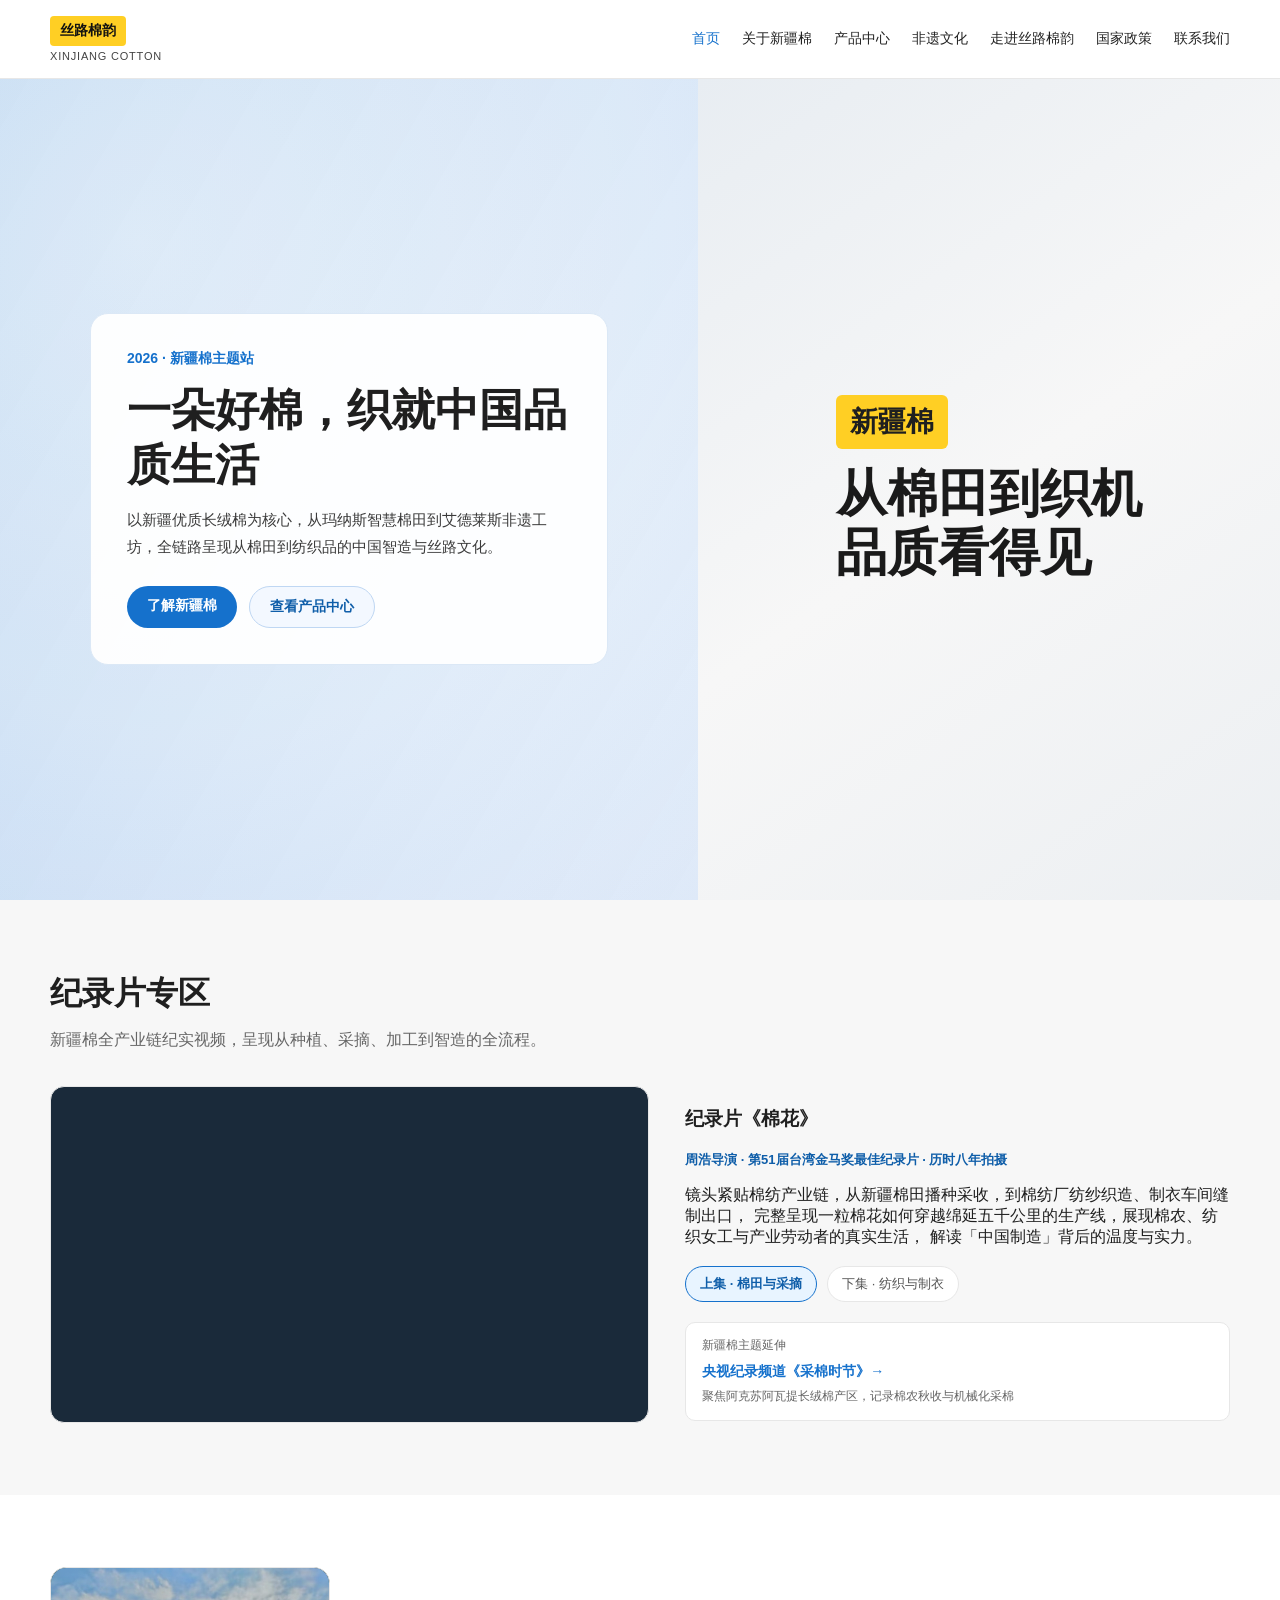
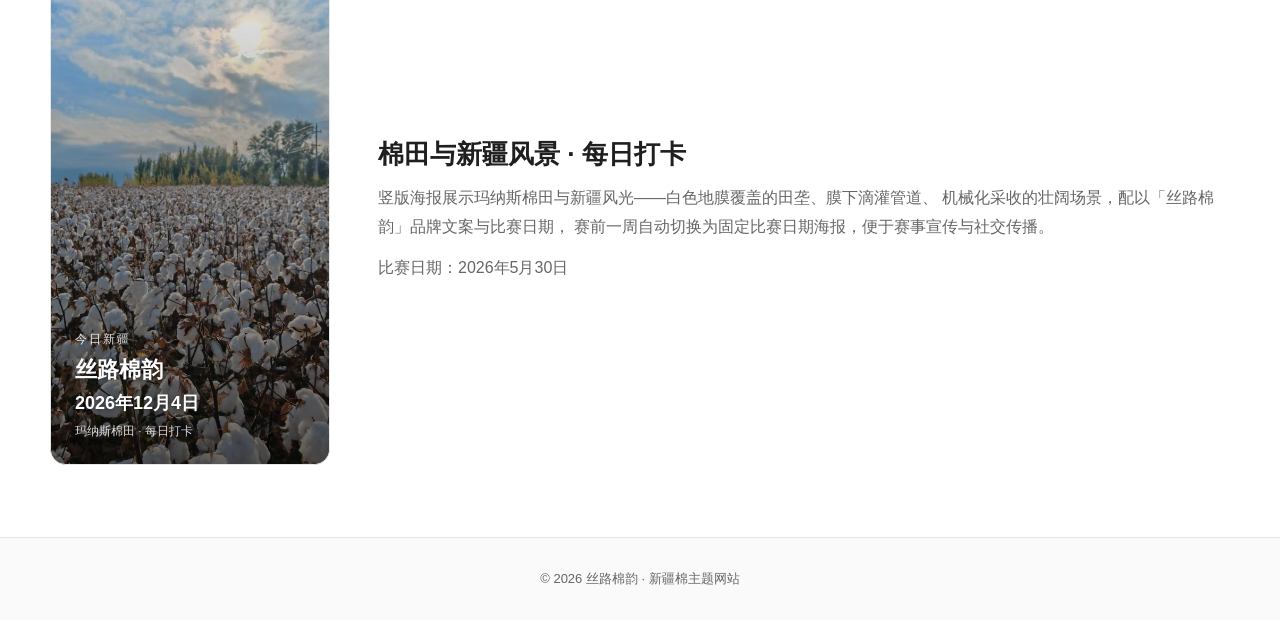
<file: index.html>
<!doctype html>
<html lang="zh-CN">
  <head>
    <meta charset="UTF-8" />
    <meta name="viewport" content="width=device-width, initial-scale=1.0" />
    <title>丝路棉韵 · 首页</title>
    <link rel="stylesheet" href="./assets/css/styles.css" />
  </head>
  <body data-page="home" id="top">
    <header class="site-header" id="site-header"></header>

    <main class="page-main">
      <section class="hero" aria-label="首屏">
        <div class="hero-left">
          <div class="hero-card">
            <p class="hero-tag">2026 · 新疆棉主题站</p>
            <h1>一朵好棉，织就中国品质生活</h1>
            <p class="hero-lead">
              以新疆优质长绒棉为核心，从玛纳斯智慧棉田到艾德莱斯非遗工坊，全链路呈现从棉田到纺织品的中国智造与丝路文化。
            </p>
            <div class="hero-actions">
              <a class="btn btn-primary" href="./pages/about.html">了解新疆棉</a>
              <a class="btn btn-ghost" href="./pages/products.html">查看产品中心</a>
            </div>
          </div>
        </div>
        <div class="hero-right">
          <div class="slogan">
            <p class="slogan-top">新疆棉</p>
            <p class="slogan-main">从棉田到织机<br />品质看得见</p>
          </div>
        </div>
      </section>

      <section id="documentary" class="section section-alt" aria-label="纪录片专区">
        <div class="container">
          <div class="section-head">
            <h2>纪录片专区</h2>
            <p>新疆棉全产业链纪实视频，呈现从种植、采摘、加工到智造的全流程。</p>
          </div>
          <div class="doc-block">
            <div class="video-wrap">
              <iframe
                id="doc-player"
                src="https://player.bilibili.com/player.html?bvid=BV1Gh411D739&page=1&high_quality=1&danmaku=0&autoplay=0"
                title="纪录片《棉花》"
                allowfullscreen
                loading="lazy"
              ></iframe>
            </div>
            <div class="doc-copy">
              <h3>纪录片《棉花》</h3>
              <p class="doc-meta">周浩导演 · 第51届台湾金马奖最佳纪录片 · 历时八年拍摄</p>
              <p>
                镜头紧贴棉纺产业链，从新疆棉田播种采收，到棉纺厂纺纱织造、制衣车间缝制出口，
                完整呈现一粒棉花如何穿越绵延五千公里的生产线，展现棉农、纺织女工与产业劳动者的真实生活，
                解读「中国制造」背后的温度与实力。
              </p>
              <div class="doc-part-tabs" role="tablist" aria-label="选集">
                <button type="button" class="doc-part-btn is-active" data-doc-page="1" role="tab" aria-selected="true">上集 · 棉田与采摘</button>
                <button type="button" class="doc-part-btn" data-doc-page="2" role="tab" aria-selected="false">下集 · 纺织与制衣</button>
              </div>
              <aside class="doc-recommend">
                <p class="doc-recommend-label">新疆棉主题延伸</p>
                <a
                  class="doc-recommend-link"
                  href="https://www.bilibili.com/video/BV1JR4y1A7w6"
                  target="_blank"
                  rel="noopener noreferrer"
                >央视纪录频道《采棉时节》→</a>
                <span class="doc-recommend-note">聚焦阿克苏阿瓦提长绒棉产区，记录棉农秋收与机械化采棉</span>
              </aside>
            </div>
          </div>
        </div>
      </section>

      <section id="daily-xinjiang" class="section poster-section" aria-label="今日新疆">
        <div class="container">
          <div class="poster-card" id="daily-poster">
            <img class="poster-bg" data-poster-bg src="./data/溯源图/新疆棉_image1.jpeg" alt="" />
            <div class="poster-content">
              <p class="poster-label">今日新疆</p>
              <p class="poster-title">丝路棉韵</p>
              <p class="poster-date" data-poster-date>—</p>
              <p class="poster-status" data-poster-status>—</p>
            </div>
          </div>
          <div class="poster-info">
            <h3>棉田与新疆风景 · 每日打卡</h3>
            <p>
              竖版海报展示玛纳斯棉田与新疆风光——白色地膜覆盖的田垄、膜下滴灌管道、
              机械化采收的壮阔场景，配以「丝路棉韵」品牌文案与比赛日期，
              赛前一周自动切换为固定比赛日期海报，便于赛事宣传与社交传播。
            </p>
            <p>比赛日期：<span data-competition-date>2026年5月30日</span></p>
          </div>
        </div>
      </section>
    </main>

    <footer class="site-footer">
      <div class="container">© 2026 丝路棉韵 · 新疆棉主题网站</div>
    </footer>

    <script src="./assets/js/nav.js"></script>
    <script src="./assets/js/main.js"></script>
  </body>
</html>
</file>
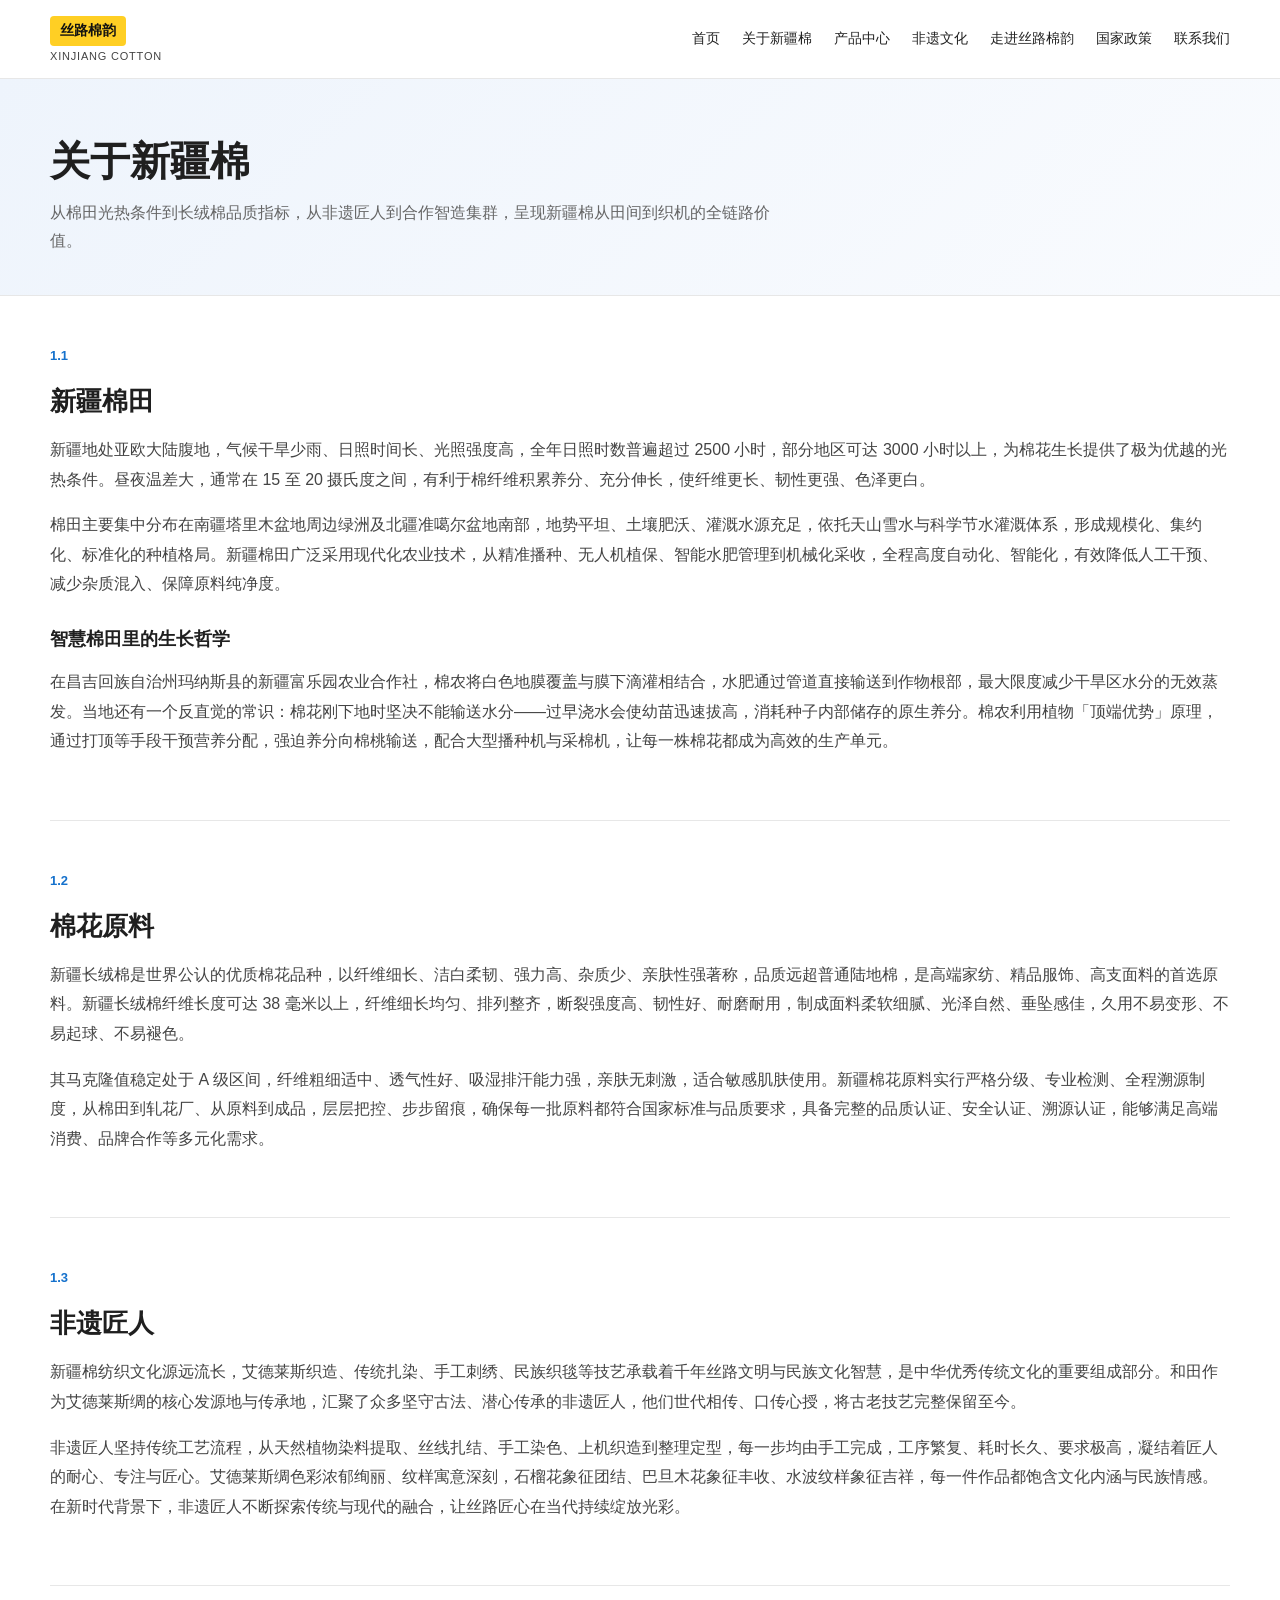
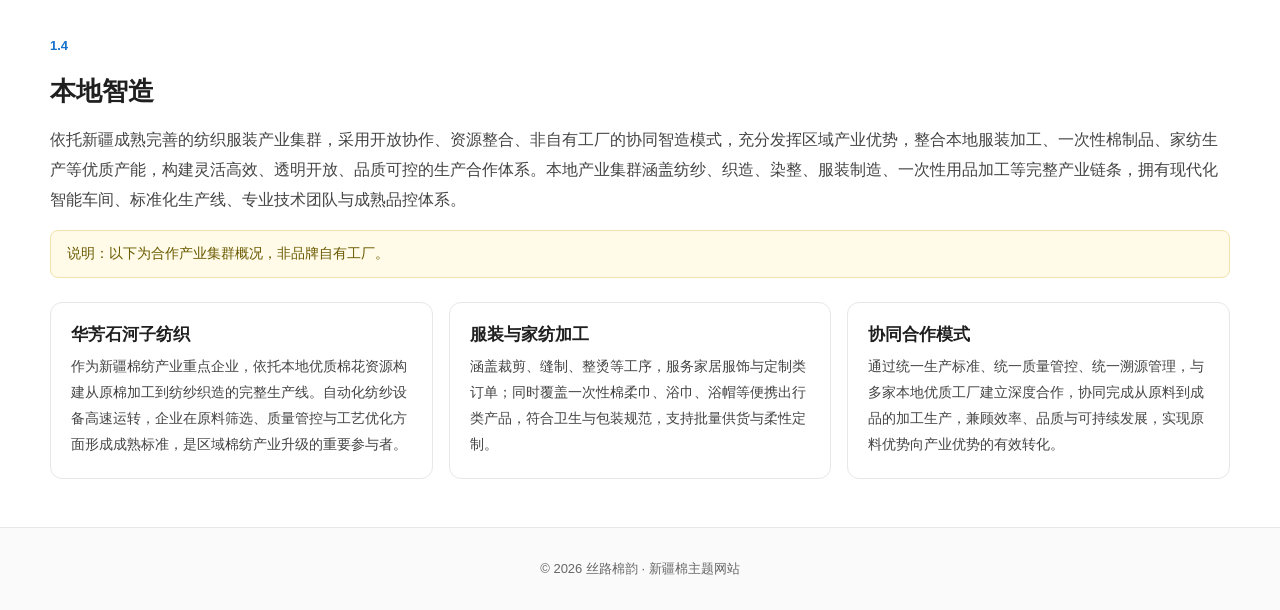
<file: pages/about.html>
<!doctype html>
<html lang="zh-CN" data-root="..">
  <head>
    <meta charset="UTF-8" />
    <meta name="viewport" content="width=device-width, initial-scale=1.0" />
    <title>关于新疆棉 · 丝路棉韵</title>
    <link rel="stylesheet" href="../assets/css/styles.css" />
  </head>
  <body data-page="about">
    <header class="site-header" id="site-header"></header>

    <main class="page-main">
      <div class="page-hero">
        <div class="container">
          <h1>关于新疆棉</h1>
          <p>从棉田光热条件到长绒棉品质指标，从非遗匠人到合作智造集群，呈现新疆棉从田间到织机的全链路价值。</p>
        </div>
      </div>

      <div class="container">
        <section id="fields" class="content-block">
          <p class="block-tag">1.1</p>
          <h2>新疆棉田</h2>
          <p>
            新疆地处亚欧大陆腹地，气候干旱少雨、日照时间长、光照强度高，全年日照时数普遍超过 2500 小时，部分地区可达 3000 小时以上，为棉花生长提供了极为优越的光热条件。昼夜温差大，通常在 15 至 20 摄氏度之间，有利于棉纤维积累养分、充分伸长，使纤维更长、韧性更强、色泽更白。
          </p>
          <p>
            棉田主要集中分布在南疆塔里木盆地周边绿洲及北疆准噶尔盆地南部，地势平坦、土壤肥沃、灌溉水源充足，依托天山雪水与科学节水灌溉体系，形成规模化、集约化、标准化的种植格局。新疆棉田广泛采用现代化农业技术，从精准播种、无人机植保、智能水肥管理到机械化采收，全程高度自动化、智能化，有效降低人工干预、减少杂质混入、保障原料纯净度。
          </p>
          <h3>智慧棉田里的生长哲学</h3>
          <p>
            在昌吉回族自治州玛纳斯县的新疆富乐园农业合作社，棉农将白色地膜覆盖与膜下滴灌相结合，水肥通过管道直接输送到作物根部，最大限度减少干旱区水分的无效蒸发。当地还有一个反直觉的常识：棉花刚下地时坚决不能输送水分——过早浇水会使幼苗迅速拔高，消耗种子内部储存的原生养分。棉农利用植物「顶端优势」原理，通过打顶等手段干预营养分配，强迫养分向棉桃输送，配合大型播种机与采棉机，让每一株棉花都成为高效的生产单元。
          </p>
        </section>

        <section id="material" class="content-block">
          <p class="block-tag">1.2</p>
          <h2>棉花原料</h2>
          <p>
            新疆长绒棉是世界公认的优质棉花品种，以纤维细长、洁白柔韧、强力高、杂质少、亲肤性强著称，品质远超普通陆地棉，是高端家纺、精品服饰、高支面料的首选原料。新疆长绒棉纤维长度可达 38 毫米以上，纤维细长均匀、排列整齐，断裂强度高、韧性好、耐磨耐用，制成面料柔软细腻、光泽自然、垂坠感佳，久用不易变形、不易起球、不易褪色。
          </p>
          <p>
            其马克隆值稳定处于 A 级区间，纤维粗细适中、透气性好、吸湿排汗能力强，亲肤无刺激，适合敏感肌肤使用。新疆棉花原料实行严格分级、专业检测、全程溯源制度，从棉田到轧花厂、从原料到成品，层层把控、步步留痕，确保每一批原料都符合国家标准与品质要求，具备完整的品质认证、安全认证、溯源认证，能够满足高端消费、品牌合作等多元化需求。
          </p>
        </section>

        <section id="artisans" class="content-block">
          <p class="block-tag">1.3</p>
          <h2>非遗匠人</h2>
          <p>
            新疆棉纺织文化源远流长，艾德莱斯织造、传统扎染、手工刺绣、民族织毯等技艺承载着千年丝路文明与民族文化智慧，是中华优秀传统文化的重要组成部分。和田作为艾德莱斯绸的核心发源地与传承地，汇聚了众多坚守古法、潜心传承的非遗匠人，他们世代相传、口传心授，将古老技艺完整保留至今。
          </p>
          <p>
            非遗匠人坚持传统工艺流程，从天然植物染料提取、丝线扎结、手工染色、上机织造到整理定型，每一步均由手工完成，工序繁复、耗时长久、要求极高，凝结着匠人的耐心、专注与匠心。艾德莱斯绸色彩浓郁绚丽、纹样寓意深刻，石榴花象征团结、巴旦木花象征丰收、水波纹样象征吉祥，每一件作品都饱含文化内涵与民族情感。在新时代背景下，非遗匠人不断探索传统与现代的融合，让丝路匠心在当代持续绽放光彩。
          </p>
        </section>

        <section id="manufacturing" class="content-block">
          <p class="block-tag">1.4</p>
          <h2>本地智造</h2>
          <p>
            依托新疆成熟完善的纺织服装产业集群，采用开放协作、资源整合、非自有工厂的协同智造模式，充分发挥区域产业优势，整合本地服装加工、一次性棉制品、家纺生产等优质产能，构建灵活高效、透明开放、品质可控的生产合作体系。本地产业集群涵盖纺纱、织造、染整、服装制造、一次性用品加工等完整产业链条，拥有现代化智能车间、标准化生产线、专业技术团队与成熟品控体系。
          </p>
          <div class="note-box">说明：以下为合作产业集群概况，非品牌自有工厂。</div>
          <div class="sub-blocks">
            <article class="sub-block">
              <h3>华芳石河子纺织</h3>
              <p>
                作为新疆棉纺产业重点企业，依托本地优质棉花资源构建从原棉加工到纺纱织造的完整生产线。自动化纺纱设备高速运转，企业在原料筛选、质量管控与工艺优化方面形成成熟标准，是区域棉纺产业升级的重要参与者。
              </p>
            </article>
            <article class="sub-block">
              <h3>服装与家纺加工</h3>
              <p>
                涵盖裁剪、缝制、整烫等工序，服务家居服饰与定制类订单；同时覆盖一次性棉柔巾、浴巾、浴帽等便携出行类产品，符合卫生与包装规范，支持批量供货与柔性定制。
              </p>
            </article>
            <article class="sub-block">
              <h3>协同合作模式</h3>
              <p>
                通过统一生产标准、统一质量管控、统一溯源管理，与多家本地优质工厂建立深度合作，协同完成从原料到成品的加工生产，兼顾效率、品质与可持续发展，实现原料优势向产业优势的有效转化。
              </p>
            </article>
          </div>
        </section>
      </div>
    </main>

    <footer class="site-footer">
      <div class="container">© 2026 丝路棉韵 · 新疆棉主题网站</div>
    </footer>

    <script src="../assets/js/nav.js"></script>
    <script src="../assets/js/main.js"></script>
  </body>
</html>
</file>
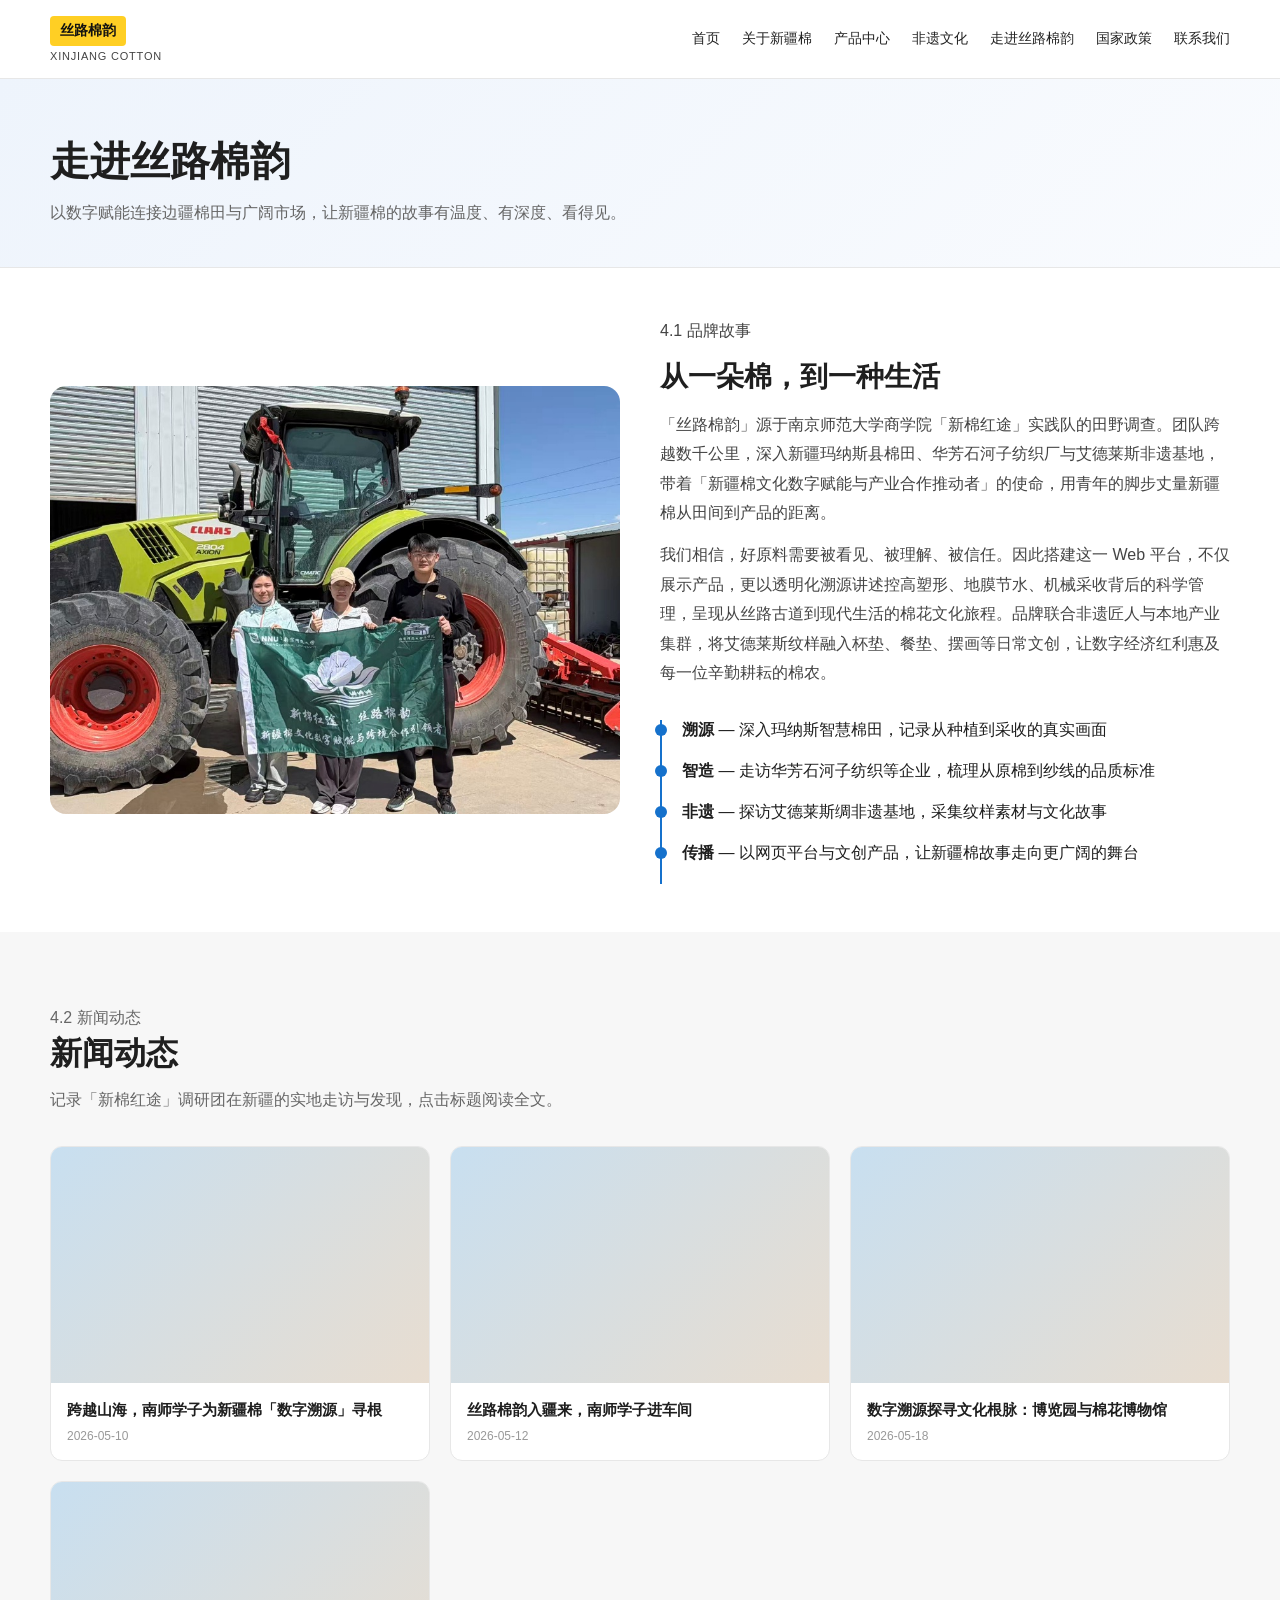
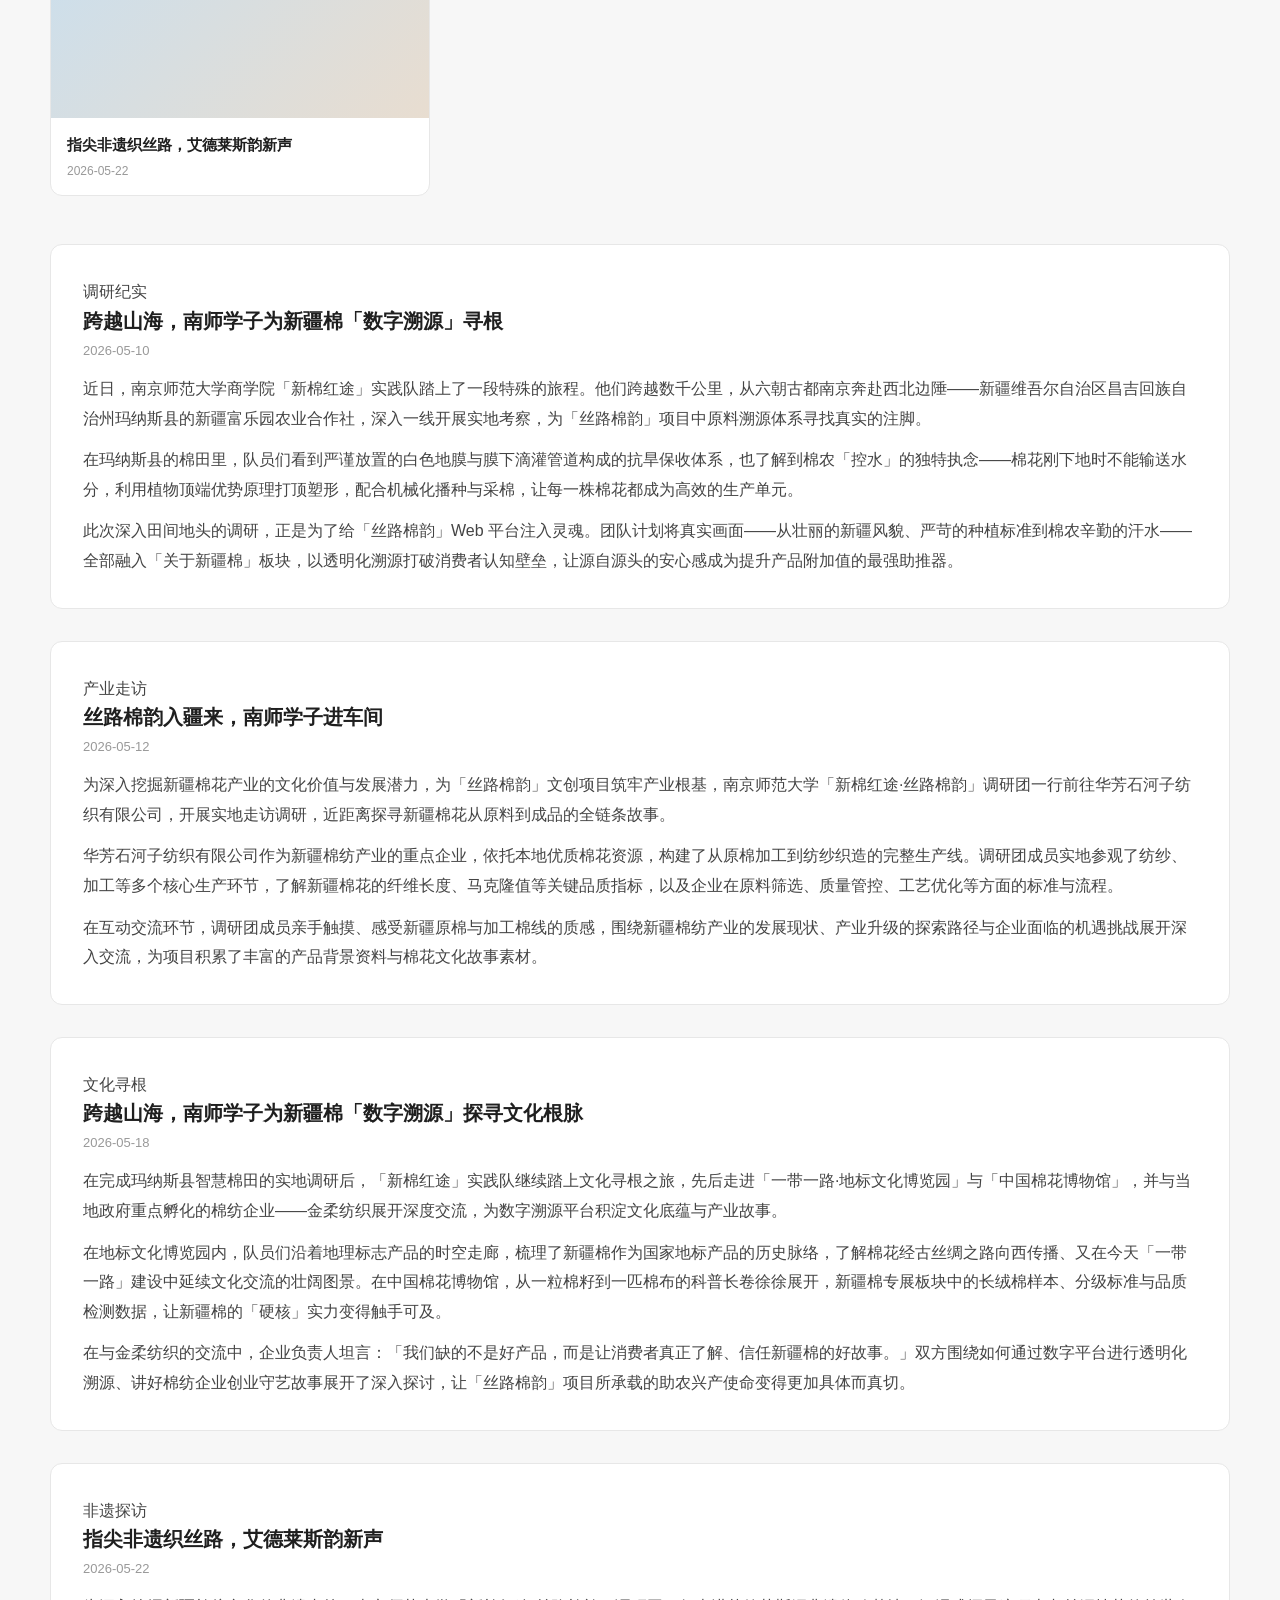
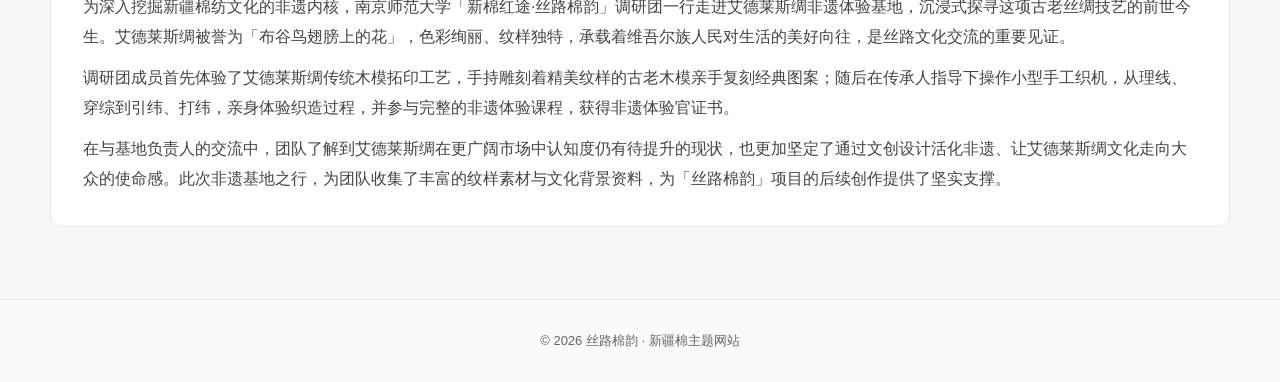
<file: pages/brand.html>
<!doctype html>
<html lang="zh-CN" data-root="..">
  <head>
    <meta charset="UTF-8" />
    <meta name="viewport" content="width=device-width, initial-scale=1.0" />
    <title>走进丝路棉韵 · 丝路棉韵</title>
    <link rel="stylesheet" href="../assets/css/styles.css" />
  </head>
  <body data-page="brand">
    <header class="site-header" id="site-header"></header>

    <main class="page-main">
      <div class="page-hero">
        <div class="container">
          <h1>走进丝路棉韵</h1>
          <p>以数字赋能连接边疆棉田与广阔市场，让新疆棉的故事有温度、有深度、看得见。</p>
        </div>
      </div>

      <section id="story" class="container brand-story">
        <img
          class="story-visual"
          src="../data/溯源图/棉田_image1.jpeg"
          alt="新棉红途调研团在棉田前合影"
          loading="lazy"
        />
        <div class="story-text">
          <p class="block-tag">4.1 品牌故事</p>
          <h2>从一朵棉，到一种生活</h2>
          <p>
            「丝路棉韵」源于南京师范大学商学院「新棉红途」实践队的田野调查。团队跨越数千公里，深入新疆玛纳斯县棉田、华芳石河子纺织厂与艾德莱斯非遗基地，带着「新疆棉文化数字赋能与产业合作推动者」的使命，用青年的脚步丈量新疆棉从田间到产品的距离。
          </p>
          <p>
            我们相信，好原料需要被看见、被理解、被信任。因此搭建这一 Web 平台，不仅展示产品，更以透明化溯源讲述控高塑形、地膜节水、机械采收背后的科学管理，呈现从丝路古道到现代生活的棉花文化旅程。品牌联合非遗匠人与本地产业集群，将艾德莱斯纹样融入杯垫、餐垫、摆画等日常文创，让数字经济红利惠及每一位辛勤耕耘的棉农。
          </p>
          <ul class="timeline">
            <li><strong>溯源</strong> — 深入玛纳斯智慧棉田，记录从种植到采收的真实画面</li>
            <li><strong>智造</strong> — 走访华芳石河子纺织等企业，梳理从原棉到纱线的品质标准</li>
            <li><strong>非遗</strong> — 探访艾德莱斯绸非遗基地，采集纹样素材与文化故事</li>
            <li><strong>传播</strong> — 以网页平台与文创产品，让新疆棉故事走向更广阔的舞台</li>
          </ul>
        </div>
      </section>

      <section id="news" class="section section-alt">
        <div class="container">
          <div class="section-head">
            <p class="block-tag">4.2 新闻动态</p>
            <h2>新闻动态</h2>
            <p>记录「新棉红途」调研团在新疆的实地走访与发现，点击标题阅读全文。</p>
          </div>
          <div class="news-grid">
            <article class="news-card">
              <a href="#news-field">
                <div class="news-thumb" role="img" aria-label="智慧棉田调研"></div>
                <div class="news-body">
                  <h3>跨越山海，南师学子为新疆棉「数字溯源」寻根</h3>
                  <time datetime="2026-05-10">2026-05-10</time>
                </div>
              </a>
            </article>
            <article class="news-card">
              <a href="#news-factory">
                <div class="news-thumb" role="img" aria-label="纺织厂调研"></div>
                <div class="news-body">
                  <h3>丝路棉韵入疆来，南师学子进车间</h3>
                  <time datetime="2026-05-12">2026-05-12</time>
                </div>
              </a>
            </article>
            <article class="news-card">
              <a href="#news-culture">
                <div class="news-thumb" role="img" aria-label="文化寻根之旅"></div>
                <div class="news-body">
                  <h3>数字溯源探寻文化根脉：博览园与棉花博物馆</h3>
                  <time datetime="2026-05-18">2026-05-18</time>
                </div>
              </a>
            </article>
            <article class="news-card">
              <a href="#news-heritage">
                <div class="news-thumb" role="img" aria-label="艾德莱斯非遗基地"></div>
                <div class="news-body">
                  <h3>指尖非遗织丝路，艾德莱斯韵新声</h3>
                  <time datetime="2026-05-22">2026-05-22</time>
                </div>
              </a>
            </article>
          </div>

          <div class="news-articles">
            <article id="news-field" class="news-article">
              <p class="block-tag">调研纪实</p>
              <h3>跨越山海，南师学子为新疆棉「数字溯源」寻根</h3>
              <time datetime="2026-05-10">2026-05-10</time>
              <p>
                近日，南京师范大学商学院「新棉红途」实践队踏上了一段特殊的旅程。他们跨越数千公里，从六朝古都南京奔赴西北边陲——新疆维吾尔自治区昌吉回族自治州玛纳斯县的新疆富乐园农业合作社，深入一线开展实地考察，为「丝路棉韵」项目中原料溯源体系寻找真实的注脚。
              </p>
              <p>
                在玛纳斯县的棉田里，队员们看到严谨放置的白色地膜与膜下滴灌管道构成的抗旱保收体系，也了解到棉农「控水」的独特执念——棉花刚下地时不能输送水分，利用植物顶端优势原理打顶塑形，配合机械化播种与采棉，让每一株棉花都成为高效的生产单元。
              </p>
              <p>
                此次深入田间地头的调研，正是为了给「丝路棉韵」Web 平台注入灵魂。团队计划将真实画面——从壮丽的新疆风貌、严苛的种植标准到棉农辛勤的汗水——全部融入「关于新疆棉」板块，以透明化溯源打破消费者认知壁垒，让源自源头的安心感成为提升产品附加值的最强助推器。
              </p>
            </article>

            <article id="news-factory" class="news-article">
              <p class="block-tag">产业走访</p>
              <h3>丝路棉韵入疆来，南师学子进车间</h3>
              <time datetime="2026-05-12">2026-05-12</time>
              <p>
                为深入挖掘新疆棉花产业的文化价值与发展潜力，为「丝路棉韵」文创项目筑牢产业根基，南京师范大学「新棉红途·丝路棉韵」调研团一行前往华芳石河子纺织有限公司，开展实地走访调研，近距离探寻新疆棉花从原料到成品的全链条故事。
              </p>
              <p>
                华芳石河子纺织有限公司作为新疆棉纺产业的重点企业，依托本地优质棉花资源，构建了从原棉加工到纺纱织造的完整生产线。调研团成员实地参观了纺纱、加工等多个核心生产环节，了解新疆棉花的纤维长度、马克隆值等关键品质指标，以及企业在原料筛选、质量管控、工艺优化等方面的标准与流程。
              </p>
              <p>
                在互动交流环节，调研团成员亲手触摸、感受新疆原棉与加工棉线的质感，围绕新疆棉纺产业的发展现状、产业升级的探索路径与企业面临的机遇挑战展开深入交流，为项目积累了丰富的产品背景资料与棉花文化故事素材。
              </p>
            </article>

            <article id="news-culture" class="news-article">
              <p class="block-tag">文化寻根</p>
              <h3>跨越山海，南师学子为新疆棉「数字溯源」探寻文化根脉</h3>
              <time datetime="2026-05-18">2026-05-18</time>
              <p>
                在完成玛纳斯县智慧棉田的实地调研后，「新棉红途」实践队继续踏上文化寻根之旅，先后走进「一带一路·地标文化博览园」与「中国棉花博物馆」，并与当地政府重点孵化的棉纺企业——金柔纺织展开深度交流，为数字溯源平台积淀文化底蕴与产业故事。
              </p>
              <p>
                在地标文化博览园内，队员们沿着地理标志产品的时空走廊，梳理了新疆棉作为国家地标产品的历史脉络，了解棉花经古丝绸之路向西传播、又在今天「一带一路」建设中延续文化交流的壮阔图景。在中国棉花博物馆，从一粒棉籽到一匹棉布的科普长卷徐徐展开，新疆棉专展板块中的长绒棉样本、分级标准与品质检测数据，让新疆棉的「硬核」实力变得触手可及。
              </p>
              <p>
                在与金柔纺织的交流中，企业负责人坦言：「我们缺的不是好产品，而是让消费者真正了解、信任新疆棉的好故事。」双方围绕如何通过数字平台进行透明化溯源、讲好棉纺企业创业守艺故事展开了深入探讨，让「丝路棉韵」项目所承载的助农兴产使命变得更加具体而真切。
              </p>
            </article>

            <article id="news-heritage" class="news-article">
              <p class="block-tag">非遗探访</p>
              <h3>指尖非遗织丝路，艾德莱斯韵新声</h3>
              <time datetime="2026-05-22">2026-05-22</time>
              <p>
                为深入挖掘新疆棉纺文化的非遗内核，南京师范大学「新棉红途·丝路棉韵」调研团一行走进艾德莱斯绸非遗体验基地，沉浸式探寻这项古老丝绸技艺的前世今生。艾德莱斯绸被誉为「布谷鸟翅膀上的花」，色彩绚丽、纹样独特，承载着维吾尔族人民对生活的美好向往，是丝路文化交流的重要见证。
              </p>
              <p>
                调研团成员首先体验了艾德莱斯绸传统木模拓印工艺，手持雕刻着精美纹样的古老木模亲手复刻经典图案；随后在传承人指导下操作小型手工织机，从理线、穿综到引纬、打纬，亲身体验织造过程，并参与完整的非遗体验课程，获得非遗体验官证书。
              </p>
              <p>
                在与基地负责人的交流中，团队了解到艾德莱斯绸在更广阔市场中认知度仍有待提升的现状，也更加坚定了通过文创设计活化非遗、让艾德莱斯绸文化走向大众的使命感。此次非遗基地之行，为团队收集了丰富的纹样素材与文化背景资料，为「丝路棉韵」项目的后续创作提供了坚实支撑。
              </p>
            </article>
          </div>
        </div>
      </section>
    </main>

    <footer class="site-footer">
      <div class="container">© 2026 丝路棉韵 · 新疆棉主题网站</div>
    </footer>

    <script src="../assets/js/nav.js"></script>
    <script src="../assets/js/main.js"></script>
  </body>
</html>
</file>
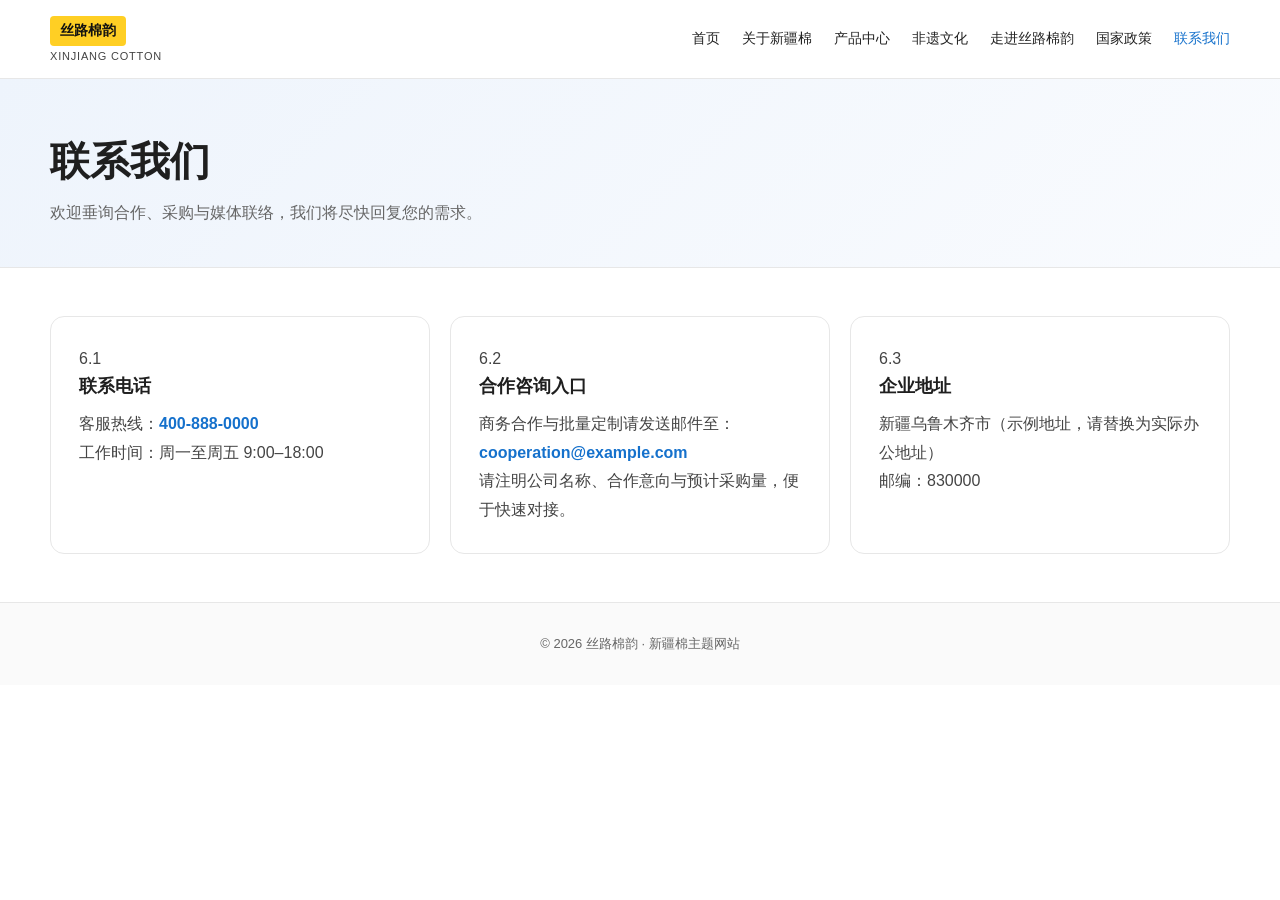
<file: pages/contact.html>
<!doctype html>
<html lang="zh-CN" data-root="..">
  <head>
    <meta charset="UTF-8" />
    <meta name="viewport" content="width=device-width, initial-scale=1.0" />
    <title>联系我们 · 丝路棉韵</title>
    <link rel="stylesheet" href="../assets/css/styles.css" />
  </head>
  <body data-page="contact">
    <header class="site-header" id="site-header"></header>

    <main class="page-main">
      <div class="page-hero">
        <div class="container">
          <h1>联系我们</h1>
          <p>欢迎垂询合作、采购与媒体联络，我们将尽快回复您的需求。</p>
        </div>
      </div>

      <div class="container contact-grid">
        <section id="phone" class="contact-card">
          <p class="block-tag">6.1</p>
          <h2>联系电话</h2>
          <p>客服热线：<a href="tel:4008880000">400-888-0000</a></p>
          <p>工作时间：周一至周五 9:00–18:00</p>
        </section>

        <section id="consult" class="contact-card">
          <p class="block-tag">6.2</p>
          <h2>合作咨询入口</h2>
          <p>商务合作与批量定制请发送邮件至：</p>
          <p><a href="mailto:cooperation@example.com">cooperation@example.com</a></p>
          <p>请注明公司名称、合作意向与预计采购量，便于快速对接。</p>
        </section>

        <section id="address" class="contact-card">
          <p class="block-tag">6.3</p>
          <h2>企业地址</h2>
          <p>新疆乌鲁木齐市（示例地址，请替换为实际办公地址）</p>
          <p>邮编：830000</p>
        </section>
      </div>
    </main>

    <footer class="site-footer">
      <div class="container">© 2026 丝路棉韵 · 新疆棉主题网站</div>
    </footer>

    <script src="../assets/js/nav.js"></script>
    <script src="../assets/js/main.js"></script>
  </body>
</html>
</file>
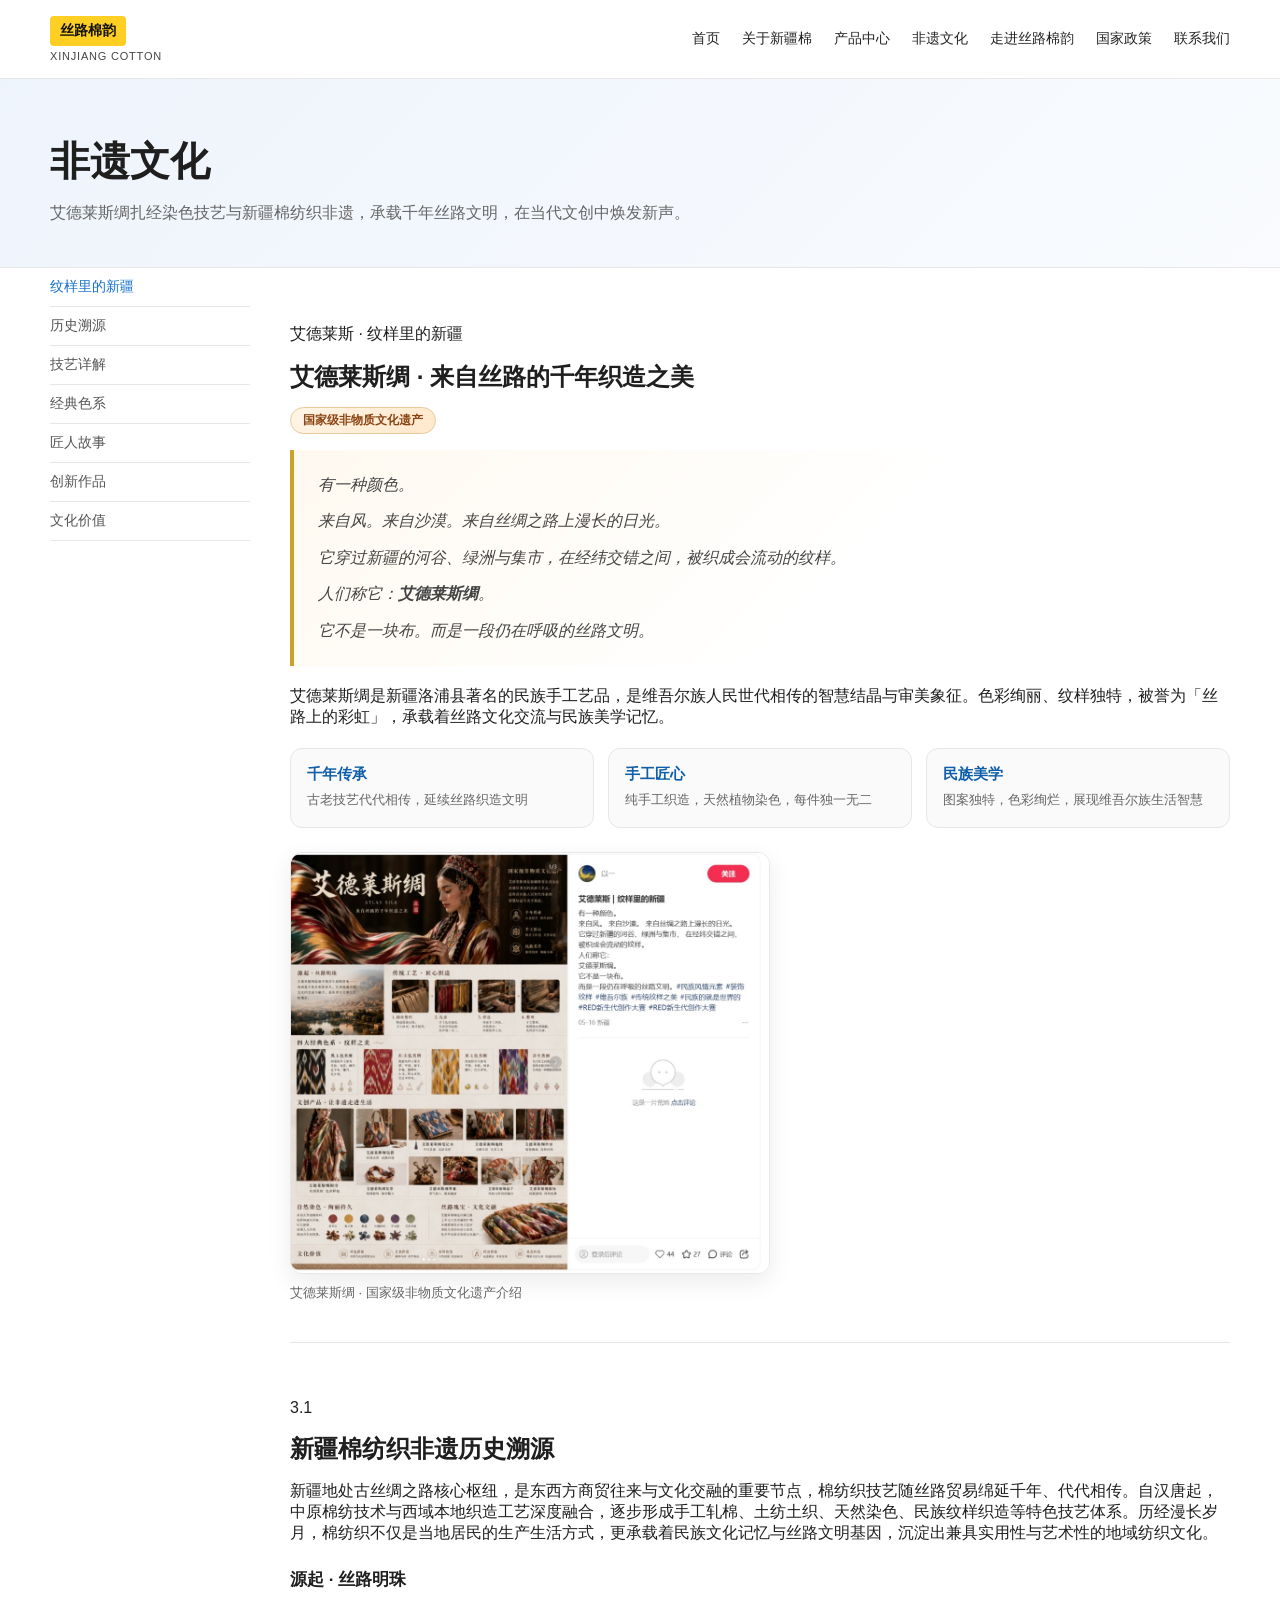
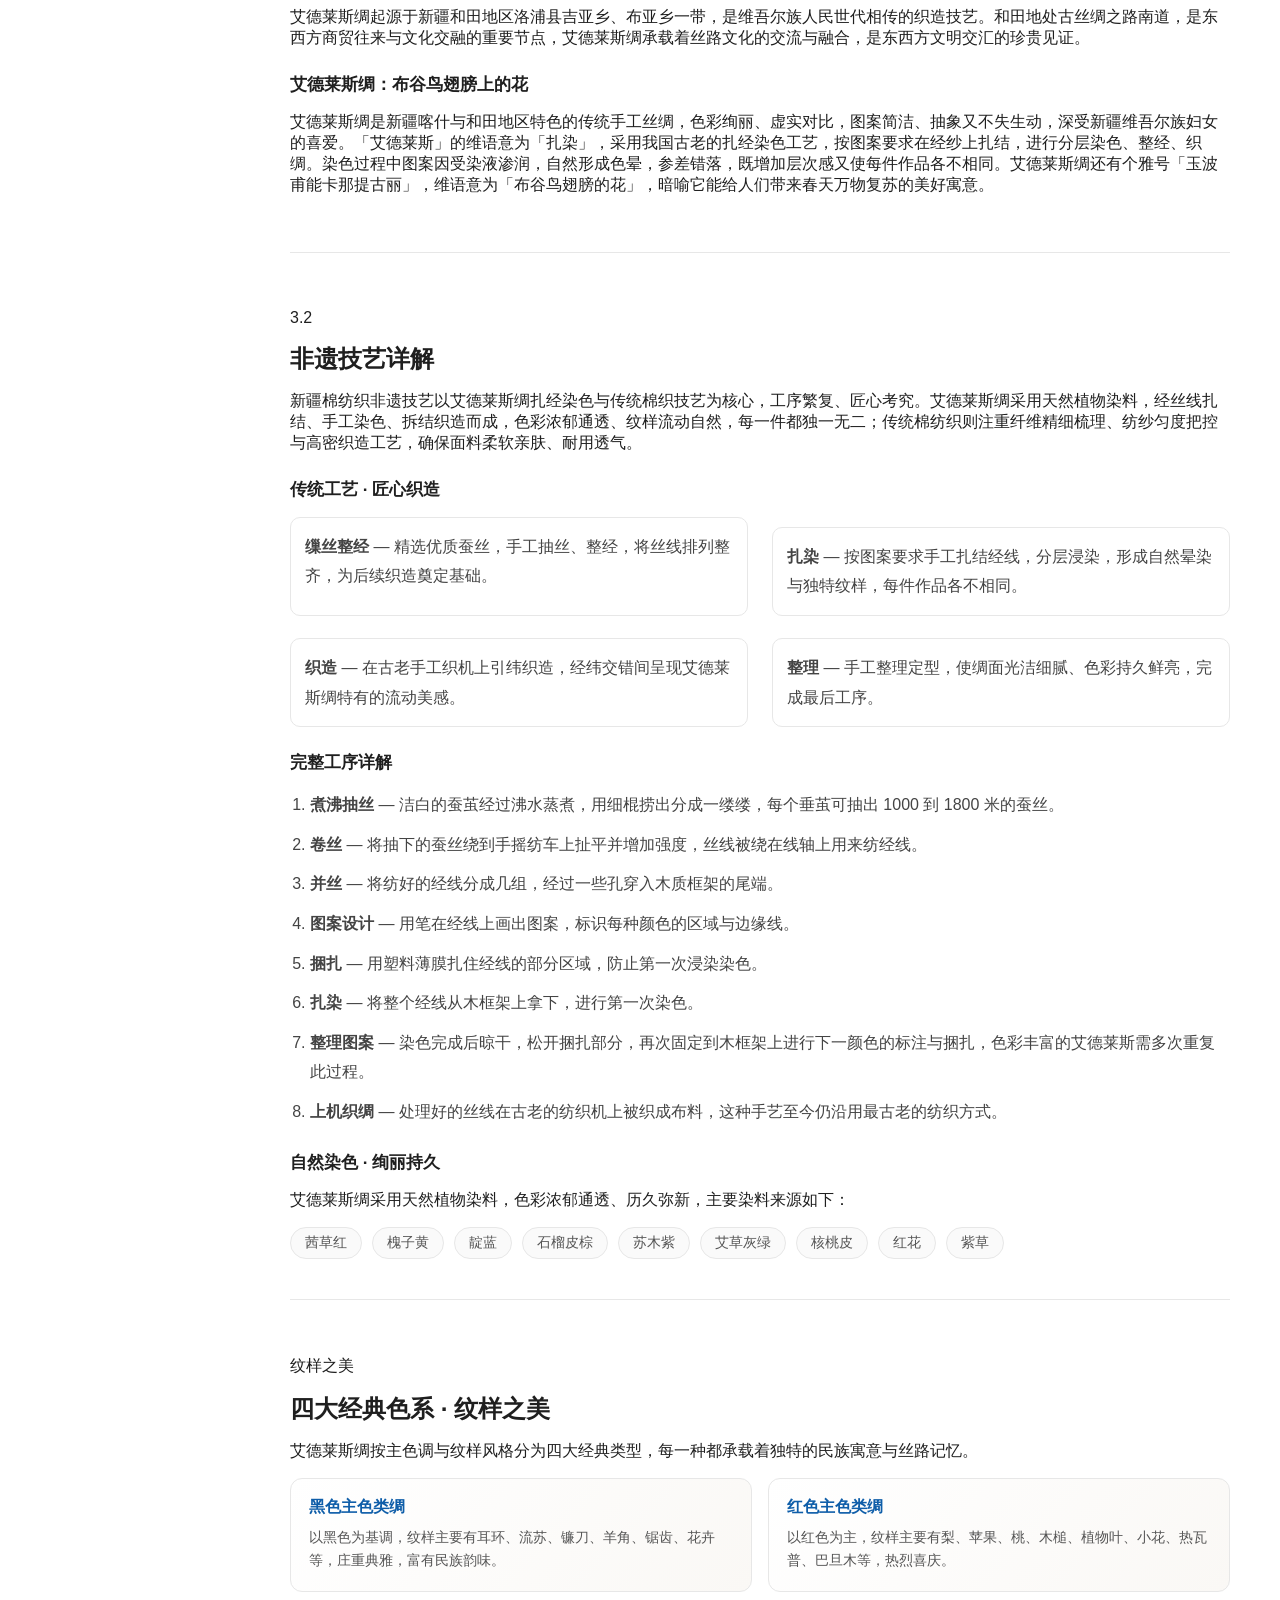
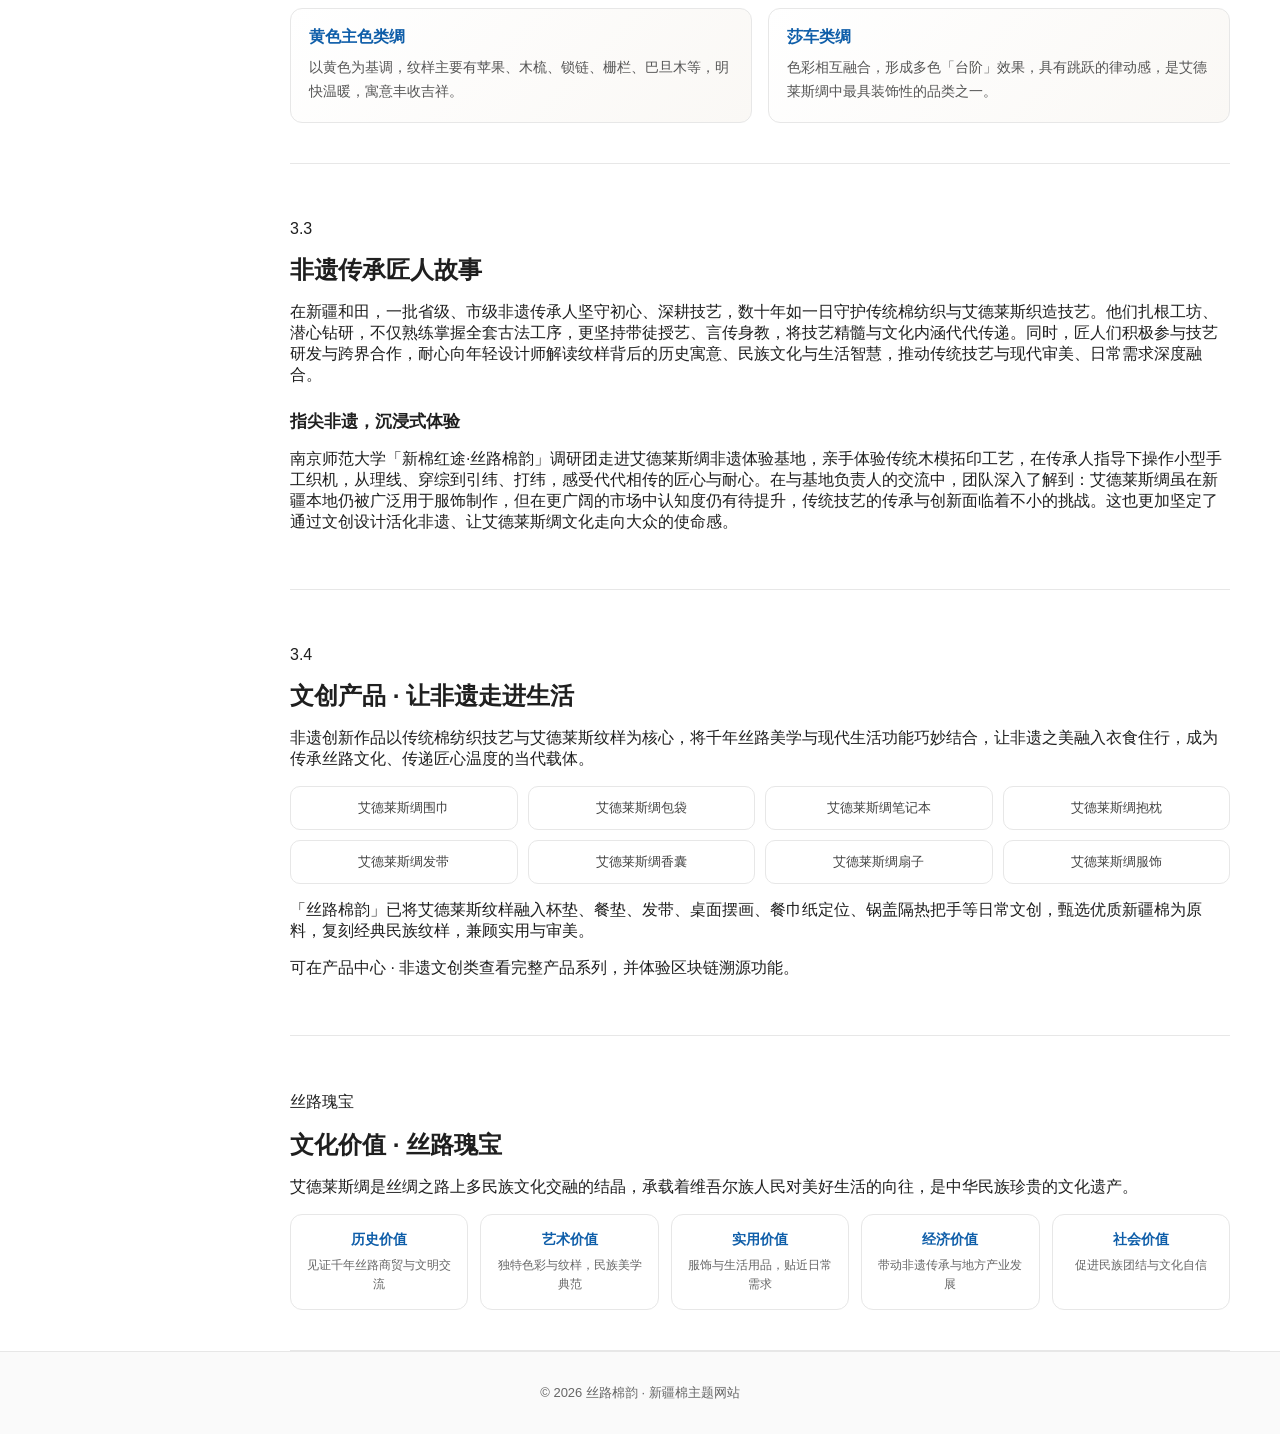
<file: pages/heritage.html>
<!doctype html>
<html lang="zh-CN" data-root="..">
  <head>
    <meta charset="UTF-8" />
    <meta name="viewport" content="width=device-width, initial-scale=1.0" />
    <title>非遗文化 · 丝路棉韵</title>
    <link rel="stylesheet" href="../assets/css/styles.css" />
  </head>
  <body data-page="heritage">
    <header class="site-header" id="site-header"></header>

    <main class="page-main">
      <div class="page-hero">
        <div class="container">
          <h1>非遗文化</h1>
          <p>艾德莱斯绸扎经染色技艺与新疆棉纺织非遗，承载千年丝路文明，在当代文创中焕发新声。</p>
        </div>
      </div>

      <div class="container heritage-layout">
        <aside class="heritage-side-nav" aria-label="页面内导航">
          <ul>
            <li><a href="#atlas-intro">纹样里的新疆</a></li>
            <li><a href="#history">历史溯源</a></li>
            <li><a href="#craft">技艺详解</a></li>
            <li><a href="#colors">经典色系</a></li>
            <li><a href="#masters">匠人故事</a></li>
            <li><a href="#works">创新作品</a></li>
            <li><a href="#culture-value">文化价值</a></li>
          </ul>
        </aside>

        <div>
          <section id="atlas-intro" class="heritage-section atlas-intro">
            <p class="block-tag">艾德莱斯 · 纹样里的新疆</p>
            <h2>艾德莱斯绸 · 来自丝路的千年织造之美</h2>
            <span class="atlas-badge">国家级非物质文化遗产</span>
            <blockquote class="atlas-poem">
              <p>有一种颜色。</p>
              <p>来自风。来自沙漠。来自丝绸之路上漫长的日光。</p>
              <p>它穿过新疆的河谷、绿洲与集市，在经纬交错之间，被织成会流动的纹样。</p>
              <p>人们称它：<strong>艾德莱斯绸</strong>。</p>
              <p>它不是一块布。而是一段仍在呼吸的丝路文明。</p>
            </blockquote>
            <p>
              艾德莱斯绸是新疆洛浦县著名的民族手工艺品，是维吾尔族人民世代相传的智慧结晶与审美象征。色彩绚丽、纹样独特，被誉为「丝路上的彩虹」，承载着丝路文化交流与民族美学记忆。
            </p>
            <ul class="atlas-values">
              <li>
                <strong>千年传承</strong>
                <span>古老技艺代代相传，延续丝路织造文明</span>
              </li>
              <li>
                <strong>手工匠心</strong>
                <span>纯手工织造，天然植物染色，每件独一无二</span>
              </li>
              <li>
                <strong>民族美学</strong>
                <span>图案独特，色彩绚烂，展现维吾尔族生活智慧</span>
              </li>
            </ul>
            <figure class="atlas-poster-figure">
              <img
                src="../data/非遗/艾德莱斯绸介绍海报.png"
                alt="艾德莱斯绸介绍海报：源起、工艺、色系、文创与文化价值"
                loading="lazy"
              />
              <figcaption>艾德莱斯绸 · 国家级非物质文化遗产介绍</figcaption>
            </figure>
          </section>

          <section id="history" class="heritage-section">
            <p class="block-tag">3.1</p>
            <h2>新疆棉纺织非遗历史溯源</h2>
            <p>
              新疆地处古丝绸之路核心枢纽，是东西方商贸往来与文化交融的重要节点，棉纺织技艺随丝路贸易绵延千年、代代相传。自汉唐起，中原棉纺技术与西域本地织造工艺深度融合，逐步形成手工轧棉、土纺土织、天然染色、民族纹样织造等特色技艺体系。历经漫长岁月，棉纺织不仅是当地居民的生产生活方式，更承载着民族文化记忆与丝路文明基因，沉淀出兼具实用性与艺术性的地域纺织文化。
            </p>
            <h3>源起 · 丝路明珠</h3>
            <p>
              艾德莱斯绸起源于新疆和田地区洛浦县吉亚乡、布亚乡一带，是维吾尔族人民世代相传的织造技艺。和田地处古丝绸之路南道，是东西方商贸往来与文化交融的重要节点，艾德莱斯绸承载着丝路文化的交流与融合，是东西方文明交汇的珍贵见证。
            </p>
            <h3>艾德莱斯绸：布谷鸟翅膀上的花</h3>
            <p>
              艾德莱斯绸是新疆喀什与和田地区特色的传统手工丝绸，色彩绚丽、虚实对比，图案简洁、抽象又不失生动，深受新疆维吾尔族妇女的喜爱。「艾德莱斯」的维语意为「扎染」，采用我国古老的扎经染色工艺，按图案要求在经纱上扎结，进行分层染色、整经、织绸。染色过程中图案因受染液渗润，自然形成色晕，参差错落，既增加层次感又使每件作品各不相同。艾德莱斯绸还有个雅号「玉波甫能卡那提古丽」，维语意为「布谷鸟翅膀的花」，暗喻它能给人们带来春天万物复苏的美好寓意。
            </p>
          </section>

          <section id="craft" class="heritage-section">
            <p class="block-tag">3.2</p>
            <h2>非遗技艺详解</h2>
            <p>
              新疆棉纺织非遗技艺以艾德莱斯绸扎经染色与传统棉织技艺为核心，工序繁复、匠心考究。艾德莱斯绸采用天然植物染料，经丝线扎结、手工染色、拆结织造而成，色彩浓郁通透、纹样流动自然，每一件都独一无二；传统棉纺织则注重纤维精细梳理、纺纱匀度把控与高密织造工艺，确保面料柔软亲肤、耐用透气。
            </p>
            <h3>传统工艺 · 匠心织造</h3>
            <ol class="craft-steps craft-steps--grid">
              <li><strong>缫丝整经</strong> — 精选优质蚕丝，手工抽丝、整经，将丝线排列整齐，为后续织造奠定基础。</li>
              <li><strong>扎染</strong> — 按图案要求手工扎结经线，分层浸染，形成自然晕染与独特纹样，每件作品各不相同。</li>
              <li><strong>织造</strong> — 在古老手工织机上引纬织造，经纬交错间呈现艾德莱斯绸特有的流动美感。</li>
              <li><strong>整理</strong> — 手工整理定型，使绸面光洁细腻、色彩持久鲜亮，完成最后工序。</li>
            </ol>
            <h3>完整工序详解</h3>
            <ol class="craft-steps">
              <li><strong>煮沸抽丝</strong> — 洁白的蚕茧经过沸水蒸煮，用细棍捞出分成一缕缕，每个垂茧可抽出 1000 到 1800 米的蚕丝。</li>
              <li><strong>卷丝</strong> — 将抽下的蚕丝绕到手摇纺车上扯平并增加强度，丝线被绕在线轴上用来纺经线。</li>
              <li><strong>并丝</strong> — 将纺好的经线分成几组，经过一些孔穿入木质框架的尾端。</li>
              <li><strong>图案设计</strong> — 用笔在经线上画出图案，标识每种颜色的区域与边缘线。</li>
              <li><strong>捆扎</strong> — 用塑料薄膜扎住经线的部分区域，防止第一次浸染染色。</li>
              <li><strong>扎染</strong> — 将整个经线从木框架上拿下，进行第一次染色。</li>
              <li><strong>整理图案</strong> — 染色完成后晾干，松开捆扎部分，再次固定到木框架上进行下一颜色的标注与捆扎，色彩丰富的艾德莱斯需多次重复此过程。</li>
              <li><strong>上机织绸</strong> — 处理好的丝线在古老的纺织机上被织成布料，这种手艺至今仍沿用最古老的纺织方式。</li>
            </ol>
            <h3>自然染色 · 绚丽持久</h3>
            <p>艾德莱斯绸采用天然植物染料，色彩浓郁通透、历久弥新，主要染料来源如下：</p>
            <ul class="dye-tags">
              <li>茜草红</li>
              <li>槐子黄</li>
              <li>靛蓝</li>
              <li>石榴皮棕</li>
              <li>苏木紫</li>
              <li>艾草灰绿</li>
              <li>核桃皮</li>
              <li>红花</li>
              <li>紫草</li>
            </ul>
          </section>

          <section id="colors" class="heritage-section">
            <p class="block-tag">纹样之美</p>
            <h2>四大经典色系 · 纹样之美</h2>
            <p>艾德莱斯绸按主色调与纹样风格分为四大经典类型，每一种都承载着独特的民族寓意与丝路记忆。</p>
            <div class="atlas-color-grid">
              <article class="atlas-color-card">
                <h3>黑色主色类绸</h3>
                <p>以黑色为基调，纹样主要有耳环、流苏、镰刀、羊角、锯齿、花卉等，庄重典雅，富有民族韵味。</p>
              </article>
              <article class="atlas-color-card">
                <h3>红色主色类绸</h3>
                <p>以红色为主，纹样主要有梨、苹果、桃、木槌、植物叶、小花、热瓦普、巴旦木等，热烈喜庆。</p>
              </article>
              <article class="atlas-color-card">
                <h3>黄色主色类绸</h3>
                <p>以黄色为基调，纹样主要有苹果、木梳、锁链、栅栏、巴旦木等，明快温暖，寓意丰收吉祥。</p>
              </article>
              <article class="atlas-color-card">
                <h3>莎车类绸</h3>
                <p>色彩相互融合，形成多色「台阶」效果，具有跳跃的律动感，是艾德莱斯绸中最具装饰性的品类之一。</p>
              </article>
            </div>
          </section>

          <section id="masters" class="heritage-section">
            <p class="block-tag">3.3</p>
            <h2>非遗传承匠人故事</h2>
            <p>
              在新疆和田，一批省级、市级非遗传承人坚守初心、深耕技艺，数十年如一日守护传统棉纺织与艾德莱斯织造技艺。他们扎根工坊、潜心钻研，不仅熟练掌握全套古法工序，更坚持带徒授艺、言传身教，将技艺精髓与文化内涵代代传递。同时，匠人们积极参与技艺研发与跨界合作，耐心向年轻设计师解读纹样背后的历史寓意、民族文化与生活智慧，推动传统技艺与现代审美、日常需求深度融合。
            </p>
            <h3>指尖非遗，沉浸式体验</h3>
            <p>
              南京师范大学「新棉红途·丝路棉韵」调研团走进艾德莱斯绸非遗体验基地，亲手体验传统木模拓印工艺，在传承人指导下操作小型手工织机，从理线、穿综到引纬、打纬，感受代代相传的匠心与耐心。在与基地负责人的交流中，团队深入了解到：艾德莱斯绸虽在新疆本地仍被广泛用于服饰制作，但在更广阔的市场中认知度仍有待提升，传统技艺的传承与创新面临着不小的挑战。这也更加坚定了通过文创设计活化非遗、让艾德莱斯绸文化走向大众的使命感。
            </p>
          </section>

          <section id="works" class="heritage-section">
            <p class="block-tag">3.4</p>
            <h2>文创产品 · 让非遗走进生活</h2>
            <p>
              非遗创新作品以传统棉纺织技艺与艾德莱斯纹样为核心，将千年丝路美学与现代生活功能巧妙结合，让非遗之美融入衣食住行，成为传承丝路文化、传递匠心温度的当代载体。
            </p>
            <ul class="atlas-product-list">
              <li>艾德莱斯绸围巾</li>
              <li>艾德莱斯绸包袋</li>
              <li>艾德莱斯绸笔记本</li>
              <li>艾德莱斯绸抱枕</li>
              <li>艾德莱斯绸发带</li>
              <li>艾德莱斯绸香囊</li>
              <li>艾德莱斯绸扇子</li>
              <li>艾德莱斯绸服饰</li>
            </ul>
            <p>
              「丝路棉韵」已将艾德莱斯纹样融入杯垫、餐垫、发带、桌面摆画、餐巾纸定位、锅盖隔热把手等日常文创，甄选优质新疆棉为原料，复刻经典民族纹样，兼顾实用与审美。
            </p>
            <p>
              可在<a href="products.html#heritage-coaster">产品中心 · 非遗文创类</a>查看完整产品系列，并体验区块链溯源功能。
            </p>
          </section>

          <section id="culture-value" class="heritage-section">
            <p class="block-tag">丝路瑰宝</p>
            <h2>文化价值 · 丝路瑰宝</h2>
            <p>
              艾德莱斯绸是丝绸之路上多民族文化交融的结晶，承载着维吾尔族人民对美好生活的向往，是中华民族珍贵的文化遗产。
            </p>
            <ul class="atlas-culture-values">
              <li>
                <strong>历史价值</strong>
                <span>见证千年丝路商贸与文明交流</span>
              </li>
              <li>
                <strong>艺术价值</strong>
                <span>独特色彩与纹样，民族美学典范</span>
              </li>
              <li>
                <strong>实用价值</strong>
                <span>服饰与生活用品，贴近日常需求</span>
              </li>
              <li>
                <strong>经济价值</strong>
                <span>带动非遗传承与地方产业发展</span>
              </li>
              <li>
                <strong>社会价值</strong>
                <span>促进民族团结与文化自信</span>
              </li>
            </ul>
          </section>
        </div>
      </div>
    </main>

    <footer class="site-footer">
      <div class="container">© 2026 丝路棉韵 · 新疆棉主题网站</div>
    </footer>

    <script src="../assets/js/nav.js"></script>
    <script src="../assets/js/main.js"></script>
  </body>
</html>
</file>
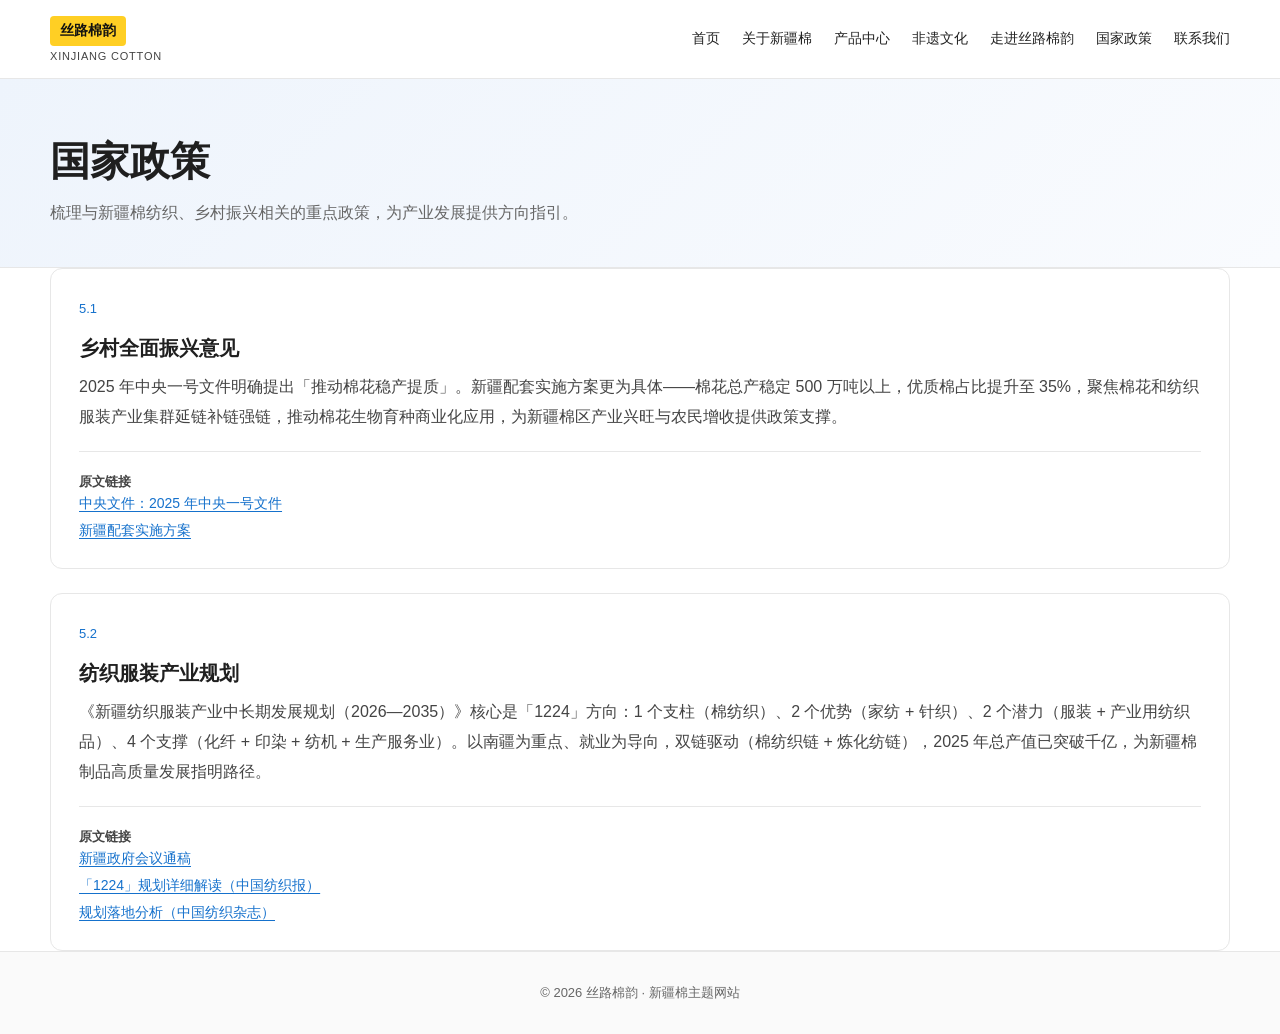
<file: pages/policy.html>
<!doctype html>
<html lang="zh-CN" data-root="..">
  <head>
    <meta charset="UTF-8" />
    <meta name="viewport" content="width=device-width, initial-scale=1.0" />
    <title>国家政策 · 丝路棉韵</title>
    <link rel="stylesheet" href="../assets/css/styles.css" />
  </head>
  <body data-page="policy">
    <header class="site-header" id="site-header"></header>

    <main class="page-main">
      <div class="page-hero">
        <div class="container">
          <h1>国家政策</h1>
          <p>梳理与新疆棉纺织、乡村振兴相关的重点政策，为产业发展提供方向指引。</p>
        </div>
      </div>

      <div class="container">
        <div class="policy-list">
          <article id="rural" class="policy-item">
            <p class="policy-meta">5.1</p>
            <h2>乡村全面振兴意见</h2>
            <p>
              2025 年中央一号文件明确提出「推动棉花稳产提质」。新疆配套实施方案更为具体——棉花总产稳定 500 万吨以上，优质棉占比提升至 35%，聚焦棉花和纺织服装产业集群延链补链强链，推动棉花生物育种商业化应用，为新疆棉区产业兴旺与农民增收提供政策支撑。
            </p>
            <div class="policy-links">
              <p class="policy-links-title">原文链接</p>
              <ul>
                <li>
                  <a href="http://big5.www.gov.cn/gate/big5/www.gov.cn/gongbao/2025/issue_11906/202503/content_7011166.html" target="_blank" rel="noopener noreferrer">中央文件：2025 年中央一号文件</a>
                </li>
                <li>
                  <a href="https://www.xinjiang.gov.cn/xinjiang/qtwj/202507/34e5f36eaab640d3bb92b919e4d94a43.shtml" target="_blank" rel="noopener noreferrer">新疆配套实施方案</a>
                </li>
              </ul>
            </div>
          </article>

          <article id="industry" class="policy-item">
            <p class="policy-meta">5.2</p>
            <h2>纺织服装产业规划</h2>
            <p>
              《新疆纺织服装产业中长期发展规划（2026—2035）》核心是「1224」方向：1 个支柱（棉纺织）、2 个优势（家纺 + 针织）、2 个潜力（服装 + 产业用纺织品）、4 个支撑（化纤 + 印染 + 纺机 + 生产服务业）。以南疆为重点、就业为导向，双链驱动（棉纺织链 + 炼化纺链），2025 年总产值已突破千亿，为新疆棉制品高质量发展指明路径。
            </p>
            <div class="policy-links">
              <p class="policy-links-title">原文链接</p>
              <ul>
                <li>
                  <a href="https://www.xinjiang.gov.cn/xinjiang/xjyw/202604/4cc9f8aa778a43ce86600d817096af2d.shtml" target="_blank" rel="noopener noreferrer">新疆政府会议通稿</a>
                </li>
                <li>
                  <a href="http://m.toutiao.com/group/7613202733364953641/" target="_blank" rel="noopener noreferrer">「1224」规划详细解读（中国纺织报）</a>
                </li>
                <li>
                  <a href="http://m.toutiao.com/group/7612568148446380554/" target="_blank" rel="noopener noreferrer">规划落地分析（中国纺织杂志）</a>
                </li>
              </ul>
            </div>
          </article>
        </div>
      </div>
    </main>

    <footer class="site-footer">
      <div class="container">© 2026 丝路棉韵 · 新疆棉主题网站</div>
    </footer>

    <script src="../assets/js/nav.js"></script>
    <script src="../assets/js/main.js"></script>
  </body>
</html>
</file>
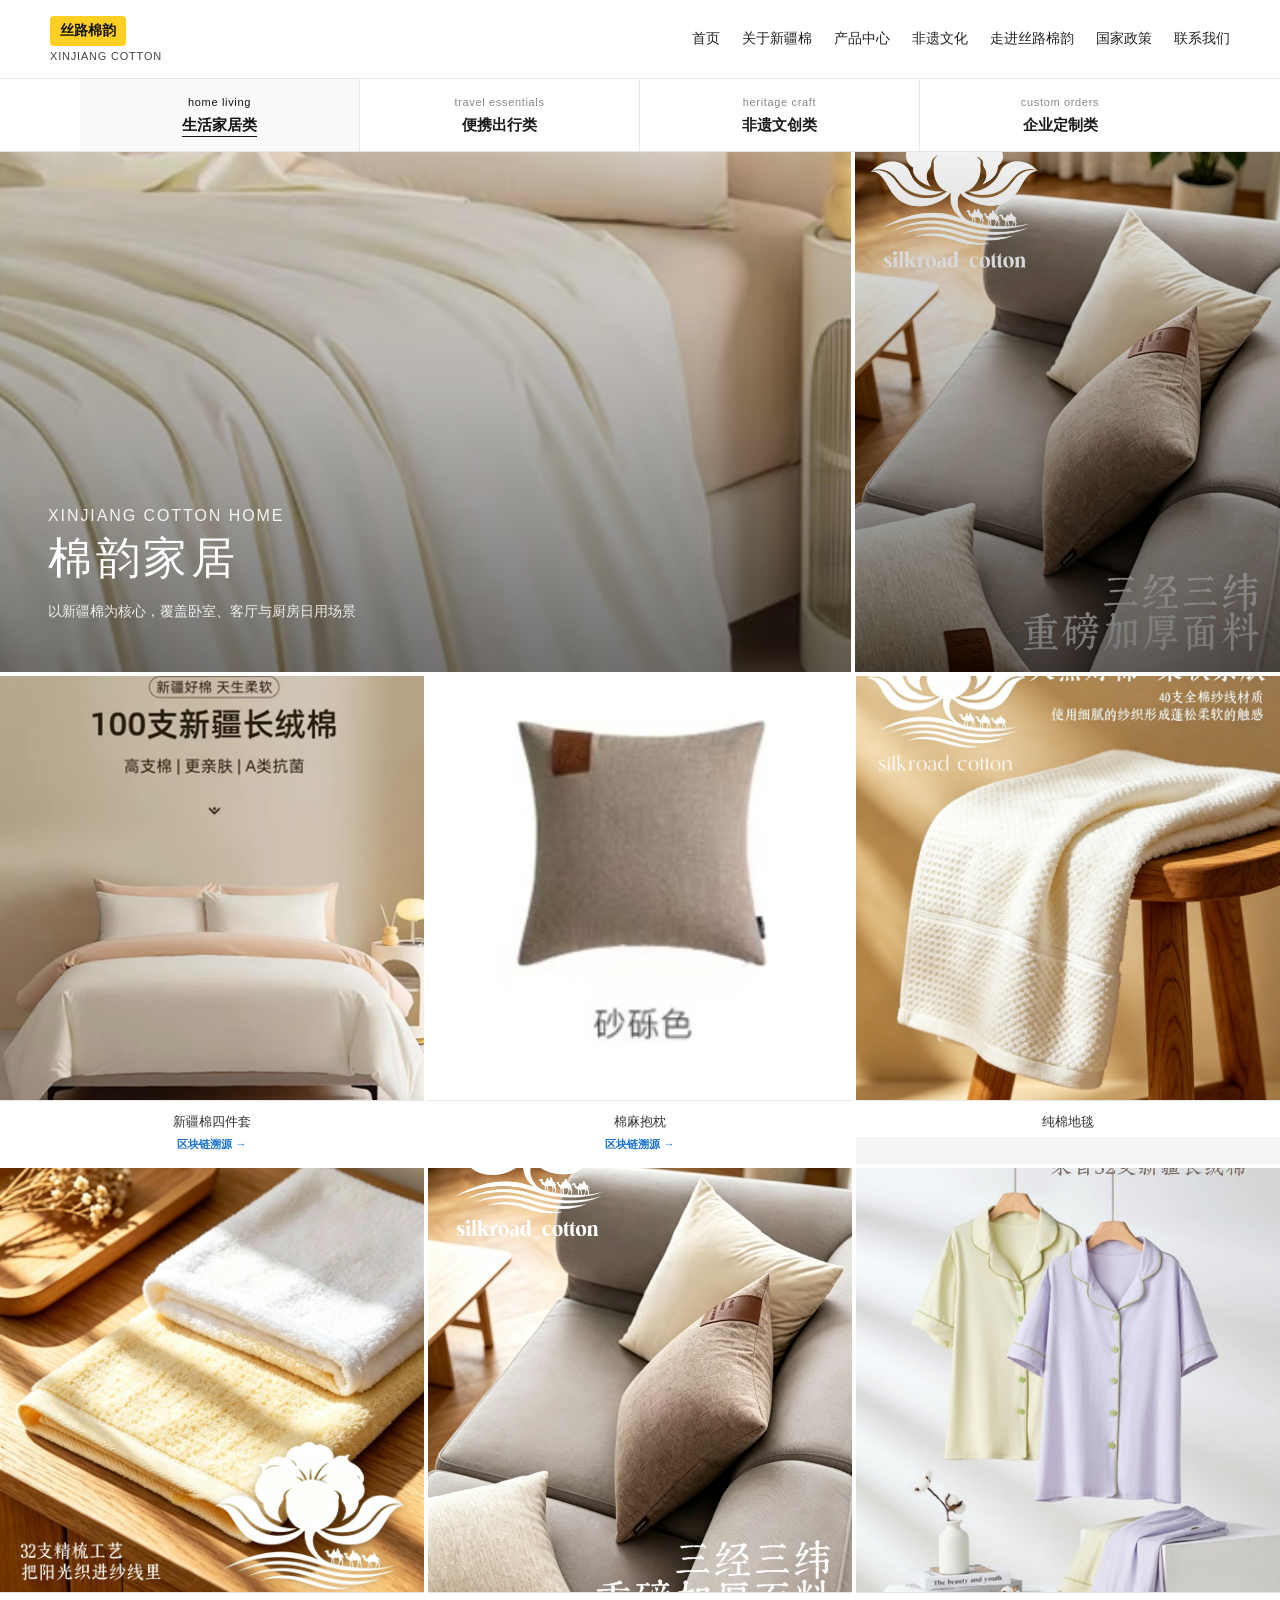
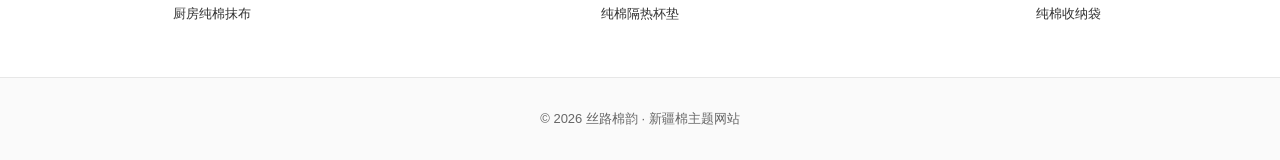
<file: pages/products.html>
<!doctype html>
<html lang="zh-CN" data-root="..">
  <head>
    <meta charset="UTF-8" />
    <meta name="viewport" content="width=device-width, initial-scale=1.0" />
    <title>产品中心 · 丝路棉韵</title>
    <link rel="stylesheet" href="../assets/css/styles.css" />
  </head>
  <body data-page="products">
    <header class="site-header" id="site-header"></header>

    <main class="page-main products-page">
      <nav class="product-cat-nav" aria-label="产品大类">
        <div class="product-cat-nav-inner">
          <button type="button" class="product-cat-item is-active" data-cat="home" aria-pressed="true">
            <span class="cat-en">home living</span>
            <span class="cat-cn">生活家居类</span>
          </button>
          <button type="button" class="product-cat-item" data-cat="travel" aria-pressed="false">
            <span class="cat-en">travel essentials</span>
            <span class="cat-cn">便携出行类</span>
          </button>
          <button type="button" class="product-cat-item" data-cat="heritage" aria-pressed="false">
            <span class="cat-en">heritage craft</span>
            <span class="cat-cn">非遗文创类</span>
          </button>
          <button type="button" class="product-cat-item" data-cat="custom" aria-pressed="false">
            <span class="cat-en">custom orders</span>
            <span class="cat-cn">企业定制类</span>
          </button>
        </div>
      </nav>

      <!-- 生活家居类 -->
      <section class="product-panel is-active" data-panel="home" aria-label="生活家居类">
        <div class="product-feature-hero">
          <a class="feature-hero-main" href="#home-bedding">
            <img
              class="feature-hero-photo"
              src="../data/产品图/家居/新疆棉四件套2.png"
              alt="新疆棉四件套"
              loading="eager"
            />
            <div class="feature-hero-copy">
              <p class="feature-hero-en">Xinjiang Cotton Home</p>
              <p class="feature-hero-cn">棉韵家居</p>
              <p class="feature-hero-desc">以新疆棉为核心，覆盖卧室、客厅与厨房日用场景</p>
            </div>
          </a>
          <a class="feature-hero-side" href="#home-pillow" aria-label="棉麻抱枕">
            <img
              class="feature-hero-photo"
              src="../data/产品图/家居/棉麻抱枕.JPG"
              alt="棉麻抱枕"
              loading="eager"
            />
          </a>
        </div>
        <div class="product-showcase-grid">
          <article class="showcase-item" id="home-bedding">
            <a class="showcase-item-link" href="#home-bedding">
              <div class="showcase-thumb">
                <img src="../data/产品图/家居/新疆棉四件套1.png" alt="新疆棉四件套" loading="lazy" />
              </div>
              <p class="showcase-name">新疆棉四件套</p>
            </a>
            <a class="showcase-trace" href="trace.html?id=bedding">区块链溯源 →</a>
          </article>
          <article class="showcase-item" id="home-pillow">
            <a class="showcase-item-link" href="#home-pillow">
              <div class="showcase-thumb">
                <img src="../data/产品图/家居/棉麻抱枕1.png" alt="棉麻抱枕" loading="lazy" />
              </div>
              <p class="showcase-name">棉麻抱枕</p>
            </a>
            <a class="showcase-trace" href="trace.html?id=pillow">区块链溯源 →</a>
          </article>
          <a class="showcase-item" id="home-rug" href="#home-rug">
            <div class="showcase-thumb">
              <img src="../data/产品图/家居/浴巾.JPG" alt="纯棉地毯" loading="lazy" />
            </div>
            <p class="showcase-name">纯棉地毯</p>
          </a>
          <a class="showcase-item" id="home-cloth" href="#home-cloth">
            <div class="showcase-thumb">
              <img src="../data/产品图/家居/毛巾.JPG" alt="厨房纯棉抹布" loading="lazy" />
            </div>
            <p class="showcase-name">厨房纯棉抹布</p>
          </a>
          <a class="showcase-item" id="home-coaster" href="#home-coaster">
            <div class="showcase-thumb">
              <img src="../data/产品图/家居/棉麻抱枕.JPG" alt="纯棉隔热杯垫" loading="lazy" />
            </div>
            <p class="showcase-name">纯棉隔热杯垫</p>
          </a>
          <a class="showcase-item" id="home-bag" href="#home-bag">
            <div class="showcase-thumb">
              <img src="../data/产品图/家居/睡衣.JPG" alt="纯棉收纳袋" loading="lazy" />
            </div>
            <p class="showcase-name">纯棉收纳袋</p>
          </a>
        </div>
      </section>

      <!-- 便携出行类 -->
      <section class="product-panel" data-panel="travel" aria-label="便携出行类" hidden>
        <div class="product-feature-hero">
          <a class="feature-hero-main" href="#travel-towel">
            <img
              class="feature-hero-photo"
              src="../data/产品图/便携/一次性浴巾.png"
              alt="一次性浴巾"
              loading="lazy"
            />
            <div class="feature-hero-copy">
              <p class="feature-hero-en">On-the-Go Cotton</p>
              <p class="feature-hero-cn">轻装出行</p>
              <p class="feature-hero-desc">一次性纯棉用品，轻便卫生，适合旅行与出差</p>
            </div>
          </a>
          <a class="feature-hero-side" href="#travel-tissue" aria-label="一次性棉柔巾">
            <img
              class="feature-hero-photo"
              src="../data/产品图/便携/一次性棉柔巾.png"
              alt="一次性棉柔巾"
              loading="lazy"
            />
          </a>
        </div>
        <div class="product-showcase-grid">
          <article class="showcase-item" id="travel-tissue">
            <a class="showcase-item-link" href="#travel-tissue">
              <div class="showcase-thumb">
                <img src="../data/产品图/便携/一次性棉柔巾.png" alt="一次性棉柔巾" loading="lazy" />
              </div>
              <p class="showcase-name">一次性棉柔巾</p>
            </a>
            <a class="showcase-trace" href="trace.html?id=tissue">区块链溯源 →</a>
          </article>
          <a class="showcase-item" id="travel-towel" href="#travel-towel">
            <div class="showcase-thumb">
              <img src="../data/产品图/便携/一次性浴巾.png" alt="一次性浴巾" loading="lazy" />
            </div>
            <p class="showcase-name">一次性浴巾</p>
          </a>
          <a class="showcase-item" id="travel-cap" href="#travel-cap">
            <div class="showcase-thumb">
              <img src="../data/产品图/便携/一次性干发帽.png" alt="一次性浴帽" loading="lazy" />
            </div>
            <p class="showcase-name">一次性浴帽</p>
          </a>
          <a class="showcase-item" id="travel-hand-towel" href="#travel-hand-towel">
            <div class="showcase-thumb">
              <img src="../data/产品图/便携/一次性洗脸巾.png" alt="一次性毛巾" loading="lazy" />
            </div>
            <p class="showcase-name">一次性毛巾</p>
          </a>
          <a class="showcase-item" id="travel-pad" href="#travel-pad">
            <div class="showcase-thumb">
              <img src="../data/产品图/便携/便携化妆棉.png" alt="便携化妆棉" loading="lazy" />
            </div>
            <p class="showcase-name">便携化妆棉</p>
          </a>
        </div>
      </section>

      <!-- 非遗文创类 -->
      <section class="product-panel" data-panel="heritage" aria-label="非遗文创类" hidden>
        <div class="product-feature-hero">
          <a class="feature-hero-main" href="#heritage-art">
            <img
              class="feature-hero-photo"
              src="../data/产品图/文创/艾德莱斯桌面摆画.png"
              alt="艾德莱斯桌面摆画"
              loading="lazy"
            />
            <div class="feature-hero-copy">
              <p class="feature-hero-en">Atlas Heritage</p>
              <p class="feature-hero-cn">艾德莱斯文创</p>
              <p class="feature-hero-desc">艾德莱斯绸被誉为「布谷鸟翅膀上的花」，将扎经染色非遗工艺融入杯垫、餐垫、摆画等日常文创</p>
            </div>
          </a>
          <a class="feature-hero-side" href="#heritage-coaster" aria-label="艾德莱斯杯垫">
            <img
              class="feature-hero-photo"
              src="../data/产品图/文创/艾德莱斯杯垫.png"
              alt="艾德莱斯杯垫"
              loading="lazy"
            />
          </a>
        </div>
        <div class="product-showcase-grid">
          <article class="showcase-item" id="heritage-coaster">
            <a class="showcase-item-link" href="#heritage-coaster">
              <div class="showcase-thumb">
                <img src="../data/产品图/文创/艾德莱斯杯垫.png" alt="艾德莱斯杯垫" loading="lazy" />
              </div>
              <p class="showcase-name">艾德莱斯杯垫</p>
            </a>
            <a class="showcase-trace" href="trace.html?id=coaster">区块链溯源 →</a>
          </article>
          <article class="showcase-item" id="heritage-placemat">
            <a class="showcase-item-link" href="#heritage-placemat">
              <div class="showcase-thumb">
                <img src="../data/产品图/文创/艾德莱斯餐垫.png" alt="艾德莱斯餐垫" loading="lazy" />
              </div>
              <p class="showcase-name">艾德莱斯餐垫</p>
            </a>
            <a class="showcase-trace" href="trace.html?id=placemat">区块链溯源 →</a>
          </article>
          <article class="showcase-item" id="heritage-tissue-bag">
            <a class="showcase-item-link" href="#heritage-tissue-bag">
              <div class="showcase-thumb">
                <img src="../data/产品图/文创/艾德莱斯餐巾纸定位.png" alt="艾德莱斯餐巾纸定位" loading="lazy" />
              </div>
              <p class="showcase-name">艾德莱斯餐巾纸定位</p>
            </a>
            <a class="showcase-trace" href="trace.html?id=tissue-bag">区块链溯源 →</a>
          </article>
          <article class="showcase-item" id="heritage-headband">
            <a class="showcase-item-link" href="#heritage-headband">
              <div class="showcase-thumb">
                <img src="../data/产品图/文创/艾德莱斯发带.png" alt="艾德莱斯发带" loading="lazy" />
              </div>
              <p class="showcase-name">艾德莱斯发带</p>
            </a>
            <a class="showcase-trace" href="trace.html?id=headband">区块链溯源 →</a>
          </article>
          <article class="showcase-item" id="heritage-lid-cover">
            <a class="showcase-item-link" href="#heritage-lid-cover">
              <div class="showcase-thumb">
                <img src="../data/产品图/文创/艾德莱斯锅盖隔热把手.png" alt="艾德莱斯锅盖隔热把手" loading="lazy" />
              </div>
              <p class="showcase-name">艾德莱斯锅盖隔热把手</p>
            </a>
            <a class="showcase-trace" href="trace.html?id=lid-cover">区块链溯源 →</a>
          </article>
          <article class="showcase-item" id="heritage-art">
            <a class="showcase-item-link" href="#heritage-art">
              <div class="showcase-thumb">
                <img src="../data/产品图/文创/艾德莱斯桌面摆画.png" alt="艾德莱斯桌面摆画" loading="lazy" />
              </div>
              <p class="showcase-name">艾德莱斯桌面摆画</p>
            </a>
            <a class="showcase-trace" href="trace.html?id=art">区块链溯源 →</a>
          </article>
        </div>
      </section>

      <!-- 企业定制类 -->
      <section class="product-panel" data-panel="custom" aria-label="企业定制类" hidden>
        <div class="product-feature-hero">
          <a class="feature-hero-main" href="#custom-tee">
            <img class="feature-hero-photo" src="../data/产品图/定制/T恤.JPG" alt="基础款白T" loading="lazy" />
            <div class="feature-hero-copy">
              <p class="feature-hero-en">Bulk Custom</p>
              <p class="feature-hero-cn">企业定制</p>
              <p class="feature-hero-desc">支持企业与机构批量定制，满足品牌传播与活动赠礼需求</p>
            </div>
          </a>
          <a class="feature-hero-side" href="#custom-tote" aria-label="帆布袋定制">
            <img class="feature-hero-photo" src="../data/产品图/定制/帆布袋.JPG" alt="帆布袋" loading="lazy" />
          </a>
        </div>
        <div class="product-showcase-grid product-showcase-grid--few">
          <article class="showcase-item" id="custom-tee">
            <a class="showcase-item-link" href="#custom-tee">
              <div class="showcase-thumb">
                <img src="../data/产品图/定制/T恤.JPG" alt="基础款白T" loading="lazy" />
              </div>
              <p class="showcase-name">基础款白T</p>
            </a>
            <a class="showcase-trace" href="trace.html?id=tee">区块链溯源 →</a>
          </article>
          <a class="showcase-item" id="custom-tote" href="#custom-tote">
            <div class="showcase-thumb">
              <img src="../data/产品图/定制/帆布袋.JPG" alt="帆布袋" loading="lazy" />
            </div>
            <p class="showcase-name">帆布袋</p>
          </a>
          <a class="showcase-item showcase-item--wide" href="contact.html">
            <div class="showcase-thumb">
              <img src="../data/产品图/定制/帆布袋.JPG" alt="咨询批量定制" loading="lazy" />
            </div>
            <p class="showcase-name">咨询批量定制 →</p>
          </a>
        </div>
      </section>
    </main>

    <footer class="site-footer">
      <div class="container">© 2026 丝路棉韵 · 新疆棉主题网站</div>
    </footer>

    <script src="../assets/js/nav.js"></script>
    <script src="../assets/js/main.js"></script>
  </body>
</html>
</file>
<file: assets/css/styles.css>
:root {
  --bg: #f7f7f7;
  --text: #1f1f1f;
  --muted: #666;
  --line: #e7e7e7;
  --primary: #1571cc;
  --primary-dark: #0f5ea9;
  --accent: #ffcf24;
  --header-h: 78px;
}

* {
  box-sizing: border-box;
}

html {
  scroll-behavior: smooth;
}

body {
  margin: 0;
  font-family: "Microsoft YaHei", "PingFang SC", Arial, sans-serif;
  color: var(--text);
  background: #fff;
}

a {
  color: inherit;
  text-decoration: none;
}

img {
  max-width: 100%;
  display: block;
}

.container {
  width: min(1180px, calc(100% - 48px));
  margin: 0 auto;
}

/* —— Header —— */
.site-header {
  position: fixed;
  top: 0;
  left: 0;
  right: 0;
  z-index: 100;
  border-bottom: 1px solid var(--line);
  background: rgba(255, 255, 255, 0.96);
  backdrop-filter: blur(8px);
}

.nav-wrap {
  display: flex;
  align-items: center;
  justify-content: space-between;
  min-height: var(--header-h);
  gap: 24px;
}

.brand {
  display: inline-flex;
  flex-direction: column;
  gap: 4px;
  flex-shrink: 0;
}

.brand-badge {
  display: inline-block;
  padding: 6px 10px;
  background: var(--accent);
  color: #111;
  font-size: 14px;
  font-weight: 700;
  border-radius: 4px;
  width: fit-content;
}

.brand-sub {
  font-size: 11px;
  letter-spacing: 0.8px;
  color: #444;
}

.nav-toggle {
  display: none;
  flex-direction: column;
  gap: 5px;
  padding: 8px;
  border: 1px solid var(--line);
  background: #fff;
  border-radius: 6px;
  cursor: pointer;
}

.nav-toggle span {
  display: block;
  width: 22px;
  height: 2px;
  background: #333;
}

.main-nav > ul {
  list-style: none;
  margin: 0;
  padding: 0;
  display: flex;
  align-items: center;
  gap: 22px;
}

.main-nav li {
  position: relative;
}

.main-nav > ul > li > a {
  display: inline-block;
  padding: 10px 0;
  font-size: 14px;
  color: #222;
  white-space: nowrap;
}

.main-nav > ul > li > a:hover,
.main-nav > ul > li.is-active > a {
  color: var(--primary);
}

.has-dropdown:hover .dropdown,
.has-dropdown:focus-within .dropdown {
  display: block;
}

.has-mega:hover .mega-panel,
.has-mega:focus-within .mega-panel {
  display: block;
}

.dropdown {
  list-style: none;
  margin: 0;
  padding: 8px 0;
  position: absolute;
  top: 100%;
  left: -12px;
  min-width: 180px;
  border: 1px solid var(--line);
  background: #fff;
  display: none;
  box-shadow: 0 8px 24px rgba(0, 0, 0, 0.08);
}

.dropdown li a {
  display: block;
  padding: 10px 14px;
  font-size: 13px;
  color: #333;
}

.dropdown li a:hover {
  background: #f5f9ff;
  color: var(--primary);
}

.mega-panel {
  display: none;
  position: absolute;
  top: 100%;
  left: 50%;
  transform: translateX(-50%);
  width: min(920px, 92vw);
  padding-top: 8px;
}

.mega-grid {
  display: grid;
  grid-template-columns: repeat(4, 1fr);
  gap: 0;
  border: 1px solid var(--line);
  background: #fff;
  box-shadow: 0 12px 32px rgba(0, 0, 0, 0.1);
  border-radius: 8px;
  overflow: hidden;
}

.mega-col {
  padding: 18px 16px;
  border-right: 1px solid var(--line);
}

.mega-col:last-child {
  border-right: none;
}

.mega-title {
  margin: 0 0 10px;
  font-size: 13px;
  font-weight: 700;
  color: var(--primary-dark);
}

.mega-col ul {
  list-style: none;
  margin: 0;
  padding: 0;
}

.mega-col li a {
  display: block;
  padding: 6px 0;
  font-size: 12px;
  color: #444;
  line-height: 1.4;
}

.mega-col li a:hover {
  color: var(--primary);
}

.page-main {
  padding-top: var(--header-h);
}

/* —— Hero —— */
.hero {
  min-height: calc(100vh - var(--header-h));
  display: grid;
  grid-template-columns: 1.2fr 1fr;
}

.hero-left {
  padding: clamp(40px, 8vw, 90px);
  display: flex;
  align-items: center;
  background:
    linear-gradient(120deg, rgba(21, 113, 204, 0.18), rgba(255, 255, 255, 0.1)),
    radial-gradient(circle at 20% 20%, #ffffff 0%, #eef4fc 55%, #dae7f7 100%);
}

.hero-card {
  max-width: 580px;
  background: rgba(255, 255, 255, 0.94);
  border: 1px solid #dbe8f6;
  border-radius: 18px;
  padding: 36px;
}

.hero-tag {
  margin: 0 0 14px;
  color: var(--primary);
  font-size: 14px;
  font-weight: 700;
}

.hero-card h1 {
  margin: 0 0 14px;
  font-size: clamp(28px, 4vw, 44px);
  line-height: 1.25;
}

.hero-card .hero-lead {
  margin: 0;
  color: #3b3b3b;
  line-height: 1.8;
  font-size: 15px;
}

.hero-actions {
  margin-top: 26px;
  display: flex;
  gap: 12px;
  flex-wrap: wrap;
}

.btn {
  display: inline-block;
  padding: 11px 20px;
  border-radius: 999px;
  font-size: 14px;
  font-weight: 600;
}

.btn-primary {
  background: var(--primary);
  color: #fff;
}

.btn-primary:hover {
  background: var(--primary-dark);
}

.btn-ghost {
  border: 1px solid #bfd7f3;
  color: var(--primary-dark);
  background: #f3f8ff;
}

.hero-right {
  display: flex;
  align-items: center;
  justify-content: center;
  background: linear-gradient(145deg, #e8edf2 0%, #f7f7f7 50%, #eceff2 100%);
}

.slogan {
  text-align: left;
  padding: 24px;
}

.slogan-top {
  margin: 0 0 16px;
  display: inline-block;
  background: var(--accent);
  border-radius: 6px;
  padding: 8px 14px;
  font-weight: 700;
  font-size: 28px;
}

.slogan-main {
  margin: 0;
  font-weight: 800;
  font-size: clamp(32px, 4vw, 52px);
  line-height: 1.15;
  color: #1a1a1a;
}

/* —— Sections —— */
.section {
  padding: 72px 0;
}

.section-head {
  margin-bottom: 32px;
}

.section-head h2 {
  margin: 0 0 10px;
  font-size: 32px;
}

.section-head p {
  margin: 0;
  color: var(--muted);
  line-height: 1.75;
}

.section-alt {
  background: var(--bg);
}

/* —— Documentary —— */
.doc-block {
  display: grid;
  grid-template-columns: 1.1fr 1fr;
  gap: 36px;
  align-items: center;
}

.video-wrap {
  aspect-ratio: 16 / 9;
  border-radius: 14px;
  overflow: hidden;
  background: #1a2a3a;
  border: 1px solid var(--line);
}

.video-wrap iframe,
.video-wrap video,
.video-placeholder {
  width: 100%;
  height: 100%;
  min-height: 280px;
  border: 0;
}

.doc-video {
  display: block;
  object-fit: contain;
  background: #000;
}

.doc-meta {
  margin: 0 0 12px;
  font-size: 13px;
  color: var(--primary-dark);
  font-weight: 600;
}

.doc-part-tabs {
  display: flex;
  flex-wrap: wrap;
  gap: 10px;
  margin-top: 18px;
}

.doc-part-btn {
  padding: 8px 14px;
  border: 1px solid var(--line);
  border-radius: 999px;
  background: #fff;
  color: #555;
  font-size: 13px;
  font-family: inherit;
  cursor: pointer;
}

.doc-part-btn.is-active {
  border-color: var(--primary);
  background: #e8f4ff;
  color: var(--primary-dark);
  font-weight: 600;
}

.doc-recommend {
  margin-top: 20px;
  padding: 14px 16px;
  border-radius: 10px;
  background: #fff;
  border: 1px solid var(--line);
}

.doc-recommend-label {
  margin: 0 0 8px;
  font-size: 12px;
  color: var(--muted);
}

.doc-recommend-link {
  font-size: 14px;
  font-weight: 600;
  color: var(--primary);
}

.doc-recommend-note {
  display: block;
  margin-top: 6px;
  font-size: 12px;
  color: var(--muted);
  line-height: 1.6;
}

.video-placeholder {
  display: flex;
  align-items: center;
  justify-content: center;
  color: #aab8c8;
  font-size: 15px;
  background: linear-gradient(135deg, #2a3f55, #1a2a3a);
}

/* —— Daily poster —— */
.poster-section .container {
  display: grid;
  grid-template-columns: auto 1fr;
  gap: 48px;
  align-items: center;
}

.poster-card {
  position: relative;
  width: 280px;
  aspect-ratio: 9 / 16;
  border-radius: 16px;
  overflow: hidden;
  border: 1px solid var(--line);
  background: #1a2e1a;
}

.poster-bg {
  position: absolute;
  inset: 0;
  width: 100%;
  height: 100%;
  object-fit: cover;
  object-position: center;
}

.poster-card::after {
  content: "";
  position: absolute;
  inset: 0;
  background: linear-gradient(180deg, rgba(0, 0, 0, 0.05) 0%, rgba(0, 0, 0, 0.55) 100%);
  pointer-events: none;
}

.poster-content {
  position: relative;
  z-index: 1;
  display: flex;
  flex-direction: column;
  justify-content: flex-end;
  height: 100%;
  padding: 24px;
  color: #fff;
  text-shadow: 0 1px 4px rgba(0, 0, 0, 0.45);
}

.poster-card.is-competition-week {
  box-shadow: 0 0 0 3px var(--accent);
}

.poster-label {
  margin: 0 0 8px;
  font-size: 12px;
  letter-spacing: 2px;
  opacity: 0.9;
}

.poster-title {
  margin: 0 0 6px;
  font-size: 22px;
  font-weight: 800;
  line-height: 1.3;
}

.poster-date {
  margin: 0;
  font-size: 18px;
  font-weight: 700;
}

.poster-status {
  margin: 8px 0 0;
  font-size: 12px;
  opacity: 0.85;
}

.poster-info h3 {
  margin: 0 0 12px;
  font-size: 26px;
}

.poster-info p {
  margin: 0 0 12px;
  color: var(--muted);
  line-height: 1.8;
}

/* —— Page hero —— */
.page-hero {
  padding: 56px 0 40px;
  background: linear-gradient(135deg, #eef4fc, #f9fbfe);
  border-bottom: 1px solid var(--line);
}

.page-hero h1 {
  margin: 0 0 10px;
  font-size: clamp(28px, 4vw, 40px);
}

.page-hero p {
  margin: 0;
  color: var(--muted);
  max-width: 720px;
  line-height: 1.75;
}

/* —— Content blocks —— */
.content-block {
  padding: 48px 0;
  border-bottom: 1px solid var(--line);
  scroll-margin-top: calc(var(--header-h) + 16px);
}

.content-block:last-child {
  border-bottom: none;
}

.content-block h2 {
  margin: 0 0 8px;
  font-size: 26px;
}

.content-block .block-tag {
  margin: 0 0 16px;
  font-size: 13px;
  color: var(--primary);
  font-weight: 600;
}

.content-block p,
.content-block li {
  color: #444;
  line-height: 1.85;
}

.content-block h3 {
  margin: 28px 0 12px;
  font-size: 18px;
  color: var(--text);
}

.content-block p + p {
  margin-top: 12px;
}

.sub-blocks {
  margin-top: 24px;
  display: grid;
  grid-template-columns: repeat(3, 1fr);
  gap: 16px;
}

.sub-block {
  border: 1px solid var(--line);
  border-radius: 12px;
  padding: 20px;
  background: #fff;
}

.sub-block h3 {
  margin: 0 0 8px;
  font-size: 17px;
}

.sub-block p {
  margin: 0;
  font-size: 14px;
}

.note-box {
  margin-top: 16px;
  padding: 14px 16px;
  background: #fffbe8;
  border: 1px solid #f0e4a8;
  border-radius: 8px;
  font-size: 14px;
  color: #6b5a00;
}

/* —— Products (Beast-style layout) —— */
.visually-hidden {
  position: absolute;
  width: 1px;
  height: 1px;
  padding: 0;
  margin: -1px;
  overflow: hidden;
  clip: rect(0, 0, 0, 0);
  white-space: nowrap;
  border: 0;
}

.product-cat-nav {
  position: sticky;
  top: var(--header-h);
  z-index: 50;
  background: #fff;
  border-bottom: 1px solid var(--line);
}

.product-cat-nav-inner {
  display: flex;
  justify-content: center;
  align-items: stretch;
  max-width: 100%;
  overflow-x: auto;
  scrollbar-width: none;
}

.product-cat-nav-inner::-webkit-scrollbar {
  display: none;
}

.product-cat-item {
  flex: 1 1 0;
  min-width: 140px;
  max-width: 280px;
  padding: 18px 12px 16px;
  border: none;
  border-right: 1px solid var(--line);
  background: #fff;
  cursor: pointer;
  text-align: center;
  transition: background 0.2s, color 0.2s;
  font-family: inherit;
}

.product-cat-item:last-child {
  border-right: none;
}

.product-cat-item .cat-en {
  display: block;
  font-size: 11px;
  letter-spacing: 0.06em;
  text-transform: lowercase;
  color: #888;
  margin-bottom: 6px;
  line-height: 1.2;
}

.product-cat-item .cat-cn {
  display: block;
  font-size: 15px;
  font-weight: 700;
  color: #1a1a1a;
  line-height: 1.3;
}

.product-cat-item:hover,
.product-cat-item.is-active {
  background: #fafafa;
}

.product-cat-item.is-active .cat-en,
.product-cat-item.is-active .cat-cn {
  color: #111;
}

.product-cat-item.is-active .cat-cn {
  text-decoration: underline;
  text-underline-offset: 6px;
  text-decoration-thickness: 1px;
}

.product-panel {
  display: none;
}

.product-panel.is-active {
  display: block;
}

.product-feature-hero {
  display: grid;
  grid-template-columns: 2fr 1fr;
  gap: 4px;
  min-height: clamp(320px, 42vw, 520px);
}

.feature-hero-main,
.feature-hero-side {
  position: relative;
  display: flex;
  flex-direction: column;
  justify-content: flex-end;
  padding: clamp(24px, 4vw, 48px);
  color: #fff;
  text-decoration: none;
  overflow: hidden;
  transition: opacity 0.25s;
}

.feature-hero-main::before,
.feature-hero-side::before {
  content: "";
  position: absolute;
  inset: 0;
  z-index: 1;
  background: linear-gradient(180deg, rgba(0, 0, 0, 0.05) 0%, rgba(0, 0, 0, 0.55) 100%);
  pointer-events: none;
}

.feature-hero-photo {
  position: absolute;
  inset: 0;
  width: 100%;
  height: 100%;
  object-fit: cover;
  z-index: 0;
}

.feature-hero-copy {
  position: relative;
  z-index: 2;
  margin-top: auto;
}

.feature-hero-main:hover,
.feature-hero-side:hover {
  opacity: 0.92;
}

.feature-hero-en {
  margin: 0 0 4px;
  font-size: clamp(13px, 1.5vw, 16px);
  letter-spacing: 0.12em;
  text-transform: uppercase;
  opacity: 0.9;
  font-weight: 400;
}

.feature-hero-cn {
  margin: 0 0 12px;
  font-size: clamp(28px, 4vw, 44px);
  font-weight: 300;
  letter-spacing: 0.08em;
  font-family: "Songti SC", "SimSun", Georgia, serif;
}

.feature-hero-desc {
  margin: 0;
  max-width: 420px;
  font-size: 14px;
  line-height: 1.7;
  opacity: 0.88;
}

.product-showcase-grid {
  display: grid;
  grid-template-columns: repeat(3, 1fr);
  gap: 4px;
  padding: 4px 0 48px;
}

.product-showcase-grid--few {
  grid-template-columns: repeat(3, 1fr);
}

.showcase-item {
  display: block;
  text-decoration: none;
  color: inherit;
  scroll-margin-top: calc(var(--header-h) + 72px);
  background: #f5f5f5;
  transition: opacity 0.2s;
}

.showcase-item:hover {
  opacity: 0.88;
}

.showcase-item.is-highlight {
  outline: 2px solid var(--primary);
  outline-offset: -2px;
}

.showcase-thumb {
  aspect-ratio: 1;
  background: #f0f0f0;
  overflow: hidden;
}

.showcase-thumb img {
  width: 100%;
  height: 100%;
  object-fit: cover;
  display: block;
}

.showcase-name {
  margin: 0;
  padding: 12px 10px 6px;
  font-size: 13px;
  text-align: center;
  color: #333;
  background: #fff;
  border-top: 1px solid var(--line);
}

.showcase-item-link {
  display: block;
  color: inherit;
}

.showcase-trace {
  display: block;
  margin: 0;
  padding: 0 10px 12px;
  text-align: center;
  background: #fff;
  font-size: 11px;
  color: var(--primary);
  font-weight: 600;
}

.showcase-trace:hover {
  text-decoration: underline;
}

.showcase-item--wide .showcase-thumb {
  aspect-ratio: 1;
}

.showcase-thumb--placeholder {
  background: linear-gradient(145deg, #e8eef5, #d4e0ec);
}

/* —— Heritage layout —— */
.heritage-layout {
  display: grid;
  grid-template-columns: 200px 1fr;
  gap: 40px;
  align-items: start;
}

.heritage-side-nav {
  position: sticky;
  top: calc(var(--header-h) + 24px);
}

.heritage-side-nav ul {
  list-style: none;
  margin: 0;
  padding: 0;
}

.heritage-side-nav a {
  display: block;
  padding: 10px 0;
  font-size: 14px;
  color: #555;
  border-bottom: 1px solid var(--line);
}

.heritage-side-nav a.is-active,
.heritage-side-nav a:hover {
  color: var(--primary);
}

.heritage-section {
  padding: 40px 0;
  border-bottom: 1px solid var(--line);
  scroll-margin-top: calc(var(--header-h) + 16px);
}

.heritage-section h2 {
  margin: 0 0 14px;
  font-size: 24px;
}

.heritage-section h3 {
  margin: 24px 0 10px;
  font-size: 17px;
}

.heritage-section p + p {
  margin-top: 12px;
}

.craft-steps {
  margin: 16px 0 0;
  padding-left: 1.25em;
  color: #444;
  line-height: 1.85;
}

.craft-steps li + li {
  margin-top: 10px;
}

.dye-tags {
  display: flex;
  flex-wrap: wrap;
  gap: 10px;
  margin: 16px 0 0;
  padding: 0;
  list-style: none;
}

.dye-tags li {
  padding: 6px 14px;
  border: 1px solid var(--line);
  border-radius: 999px;
  font-size: 14px;
  color: #555;
  background: #fafafa;
}

.atlas-badge {
  display: inline-block;
  margin: 0 0 16px;
  padding: 4px 12px;
  font-size: 12px;
  font-weight: 700;
  color: #8b4513;
  background: linear-gradient(135deg, #fff5e6, #ffe8cc);
  border: 1px solid #e8c99a;
  border-radius: 999px;
}

.atlas-poem {
  margin: 0 0 20px;
  padding: 20px 24px;
  background: linear-gradient(135deg, #fff9f0 0%, #fff 60%);
  border-left: 4px solid #c9a227;
  border-radius: 0 12px 12px 0;
  color: #444;
  line-height: 1.9;
  font-style: italic;
}

.atlas-poem p {
  margin: 0;
}

.atlas-poem p + p {
  margin-top: 6px;
}

.atlas-values {
  display: grid;
  grid-template-columns: repeat(3, 1fr);
  gap: 14px;
  margin: 20px 0;
  padding: 0;
  list-style: none;
}

.atlas-values li {
  padding: 16px;
  border: 1px solid var(--line);
  border-radius: 12px;
  background: #fafafa;
}

.atlas-values strong {
  display: block;
  margin-bottom: 6px;
  font-size: 15px;
  color: var(--primary-dark);
}

.atlas-values span {
  font-size: 13px;
  color: var(--muted);
  line-height: 1.6;
}

.atlas-poster-figure {
  margin: 24px 0 0;
}

.atlas-poster-figure img {
  width: 100%;
  max-width: 480px;
  border-radius: 12px;
  border: 1px solid var(--line);
  box-shadow: 0 8px 24px rgba(0, 0, 0, 0.08);
}

.atlas-poster-figure figcaption {
  margin-top: 10px;
  font-size: 13px;
  color: var(--muted);
}

.craft-steps--grid {
  display: grid;
  grid-template-columns: repeat(2, 1fr);
  gap: 12px 24px;
  padding-left: 0;
  list-style: none;
}

.craft-steps--grid li {
  padding: 14px;
  border: 1px solid var(--line);
  border-radius: 10px;
  background: #fff;
}

.atlas-color-grid {
  display: grid;
  grid-template-columns: repeat(2, 1fr);
  gap: 16px;
  margin-top: 16px;
}

.atlas-color-card {
  padding: 18px;
  border-radius: 12px;
  border: 1px solid var(--line);
  background: linear-gradient(135deg, #fff 0%, #faf8f5 100%);
}

.atlas-color-card h3 {
  margin: 0 0 8px;
  font-size: 16px;
  color: var(--primary-dark);
}

.atlas-color-card p {
  margin: 0;
  font-size: 14px;
  color: #555;
  line-height: 1.7;
}

.atlas-product-list {
  display: grid;
  grid-template-columns: repeat(4, 1fr);
  gap: 10px;
  margin: 16px 0;
  padding: 0;
  list-style: none;
}

.atlas-product-list li {
  padding: 12px 10px;
  text-align: center;
  font-size: 13px;
  border: 1px solid var(--line);
  border-radius: 10px;
  background: #fff;
  color: #444;
}

.atlas-culture-values {
  display: grid;
  grid-template-columns: repeat(5, 1fr);
  gap: 12px;
  margin: 16px 0 0;
  padding: 0;
  list-style: none;
}

.atlas-culture-values li {
  padding: 16px 12px;
  text-align: center;
  border: 1px solid var(--line);
  border-radius: 12px;
  background: #fff;
}

.atlas-culture-values strong {
  display: block;
  margin-bottom: 6px;
  font-size: 14px;
  color: var(--primary-dark);
}

.atlas-culture-values span {
  font-size: 12px;
  color: var(--muted);
  line-height: 1.5;
}

@media (max-width: 900px) {
  .atlas-values,
  .atlas-color-grid {
    grid-template-columns: 1fr;
  }

  .atlas-product-list {
    grid-template-columns: repeat(2, 1fr);
  }

  .atlas-culture-values {
    grid-template-columns: repeat(2, 1fr);
  }

  .craft-steps--grid {
    grid-template-columns: 1fr;
  }
}

/* —— Brand page —— */
.brand-story {
  display: grid;
  grid-template-columns: 1fr 1fr;
  gap: 40px;
  align-items: center;
  padding: 48px 0;
}

.story-visual {
  width: 100%;
  aspect-ratio: 4 / 3;
  border-radius: 16px;
  object-fit: cover;
  object-position: center;
  background: #e8eef4;
}

.story-text h2 {
  margin: 0 0 14px;
  font-size: 28px;
}

.story-text p {
  margin: 0 0 12px;
  line-height: 1.85;
  color: #444;
}

.timeline {
  margin: 32px 0 0;
  padding: 0;
  list-style: none;
  border-left: 2px solid var(--primary);
}

.timeline li {
  padding: 0 0 20px 20px;
  position: relative;
}

.timeline li::before {
  content: "";
  position: absolute;
  left: -7px;
  top: 4px;
  width: 12px;
  height: 12px;
  border-radius: 50%;
  background: var(--primary);
}

.news-grid {
  display: grid;
  grid-template-columns: repeat(3, 1fr);
  gap: 20px;
}

.news-card {
  border: 1px solid var(--line);
  border-radius: 12px;
  overflow: hidden;
  background: #fff;
  transition: box-shadow 0.2s;
}

.news-card:hover {
  box-shadow: 0 8px 24px rgba(0, 0, 0, 0.08);
}

.news-card a {
  display: block;
}

.news-thumb {
  aspect-ratio: 16 / 10;
  background: linear-gradient(135deg, #c8dff0, #e8ddd0);
}

.news-body {
  padding: 16px;
}

.news-body h3 {
  margin: 0 0 6px;
  font-size: 15px;
  line-height: 1.4;
}

.news-body time {
  font-size: 12px;
  color: #999;
}

.news-articles {
  margin-top: 48px;
  display: grid;
  gap: 32px;
}

.news-article {
  padding: 32px;
  border: 1px solid var(--line);
  border-radius: 12px;
  background: #fff;
  scroll-margin-top: calc(var(--header-h) + 16px);
}

.news-article h3 {
  margin: 0 0 8px;
  font-size: 20px;
  line-height: 1.4;
}

.news-article time {
  display: block;
  margin-bottom: 16px;
  font-size: 13px;
  color: #999;
}

.news-article p {
  margin: 0;
  line-height: 1.85;
  color: #444;
}

.news-article p + p {
  margin-top: 12px;
}

/* —— Policy —— */
.policy-list {
  display: flex;
  flex-direction: column;
  gap: 24px;
}

.policy-item {
  border: 1px solid var(--line);
  border-radius: 12px;
  padding: 28px;
  background: #fff;
  scroll-margin-top: calc(var(--header-h) + 16px);
}

.policy-item h2 {
  margin: 0 0 10px;
  font-size: 20px;
}

.policy-item .policy-meta {
  margin: 0 0 14px;
  font-size: 13px;
  color: var(--primary);
}

.policy-item p {
  margin: 0;
  line-height: 1.85;
  color: #444;
}

.policy-links {
  margin-top: 20px;
  padding-top: 18px;
  border-top: 1px solid var(--line);
}

.policy-links-title {
  margin: 0 0 10px;
  font-size: 13px;
  font-weight: 600;
  color: var(--muted);
}

.policy-links ul {
  margin: 0;
  padding: 0;
  list-style: none;
}

.policy-links li + li {
  margin-top: 8px;
}

.policy-links a {
  font-size: 14px;
  color: var(--primary);
  text-decoration: underline;
  text-underline-offset: 3px;
}

.policy-links a:hover {
  color: var(--primary-dark);
}

/* —— Contact —— */
.contact-grid {
  display: grid;
  grid-template-columns: repeat(3, 1fr);
  gap: 20px;
  padding: 48px 0;
}

.contact-card {
  border: 1px solid var(--line);
  border-radius: 14px;
  padding: 28px;
  background: #fff;
  scroll-margin-top: calc(var(--header-h) + 16px);
}

.contact-card h2 {
  margin: 0 0 12px;
  font-size: 18px;
}

.contact-card p {
  margin: 0;
  line-height: 1.8;
  color: #444;
}

.contact-card a {
  color: var(--primary);
  font-weight: 600;
}

.site-footer {
  padding: 32px 0;
  border-top: 1px solid var(--line);
  background: #fafafa;
  text-align: center;
  font-size: 13px;
  color: var(--muted);
}

@media (max-width: 1040px) {
  .main-nav > ul {
    gap: 14px;
  }

  .mega-grid {
    grid-template-columns: repeat(2, 1fr);
  }

  .hero {
    grid-template-columns: 1fr;
    min-height: auto;
  }

  .hero-right {
    min-height: 280px;
  }

  .doc-block,
  .brand-story {
    grid-template-columns: 1fr;
  }

  .poster-section .container {
    grid-template-columns: 1fr;
    justify-items: center;
    text-align: center;
  }

  .heritage-layout {
    grid-template-columns: 1fr;
  }

  .heritage-side-nav {
    position: static;
    display: flex;
    overflow-x: auto;
  }

  .heritage-side-nav ul {
    display: flex;
    gap: 16px;
  }

  .heritage-side-nav a {
    border: none;
    white-space: nowrap;
    padding: 8px 12px;
    background: var(--bg);
    border-radius: 999px;
  }

  .product-showcase-grid,
  .news-grid,
  .sub-blocks,
  .contact-grid {
    grid-template-columns: repeat(2, 1fr);
  }

  .product-feature-hero {
    grid-template-columns: 1fr;
    min-height: auto;
  }

  .feature-hero-side {
    min-height: 200px;
  }
}

@media (max-width: 768px) {
  .container {
    width: min(1180px, calc(100% - 30px));
  }

  .nav-toggle {
    display: flex;
  }

  .main-nav {
    display: none;
    position: absolute;
    top: 100%;
    left: 0;
    right: 0;
    background: #fff;
    border-bottom: 1px solid var(--line);
    padding: 12px 20px 20px;
    max-height: 80vh;
    overflow-y: auto;
  }

  .main-nav.is-open {
    display: block;
  }

  .main-nav > ul {
    flex-direction: column;
    align-items: stretch;
    gap: 0;
  }

  .dropdown,
  .mega-panel {
    position: static;
    transform: none;
    display: block !important;
    box-shadow: none;
    border: none;
    width: 100%;
    padding: 0 0 8px 12px;
  }

  .mega-grid {
    grid-template-columns: 1fr;
  }

  .mega-col {
    border: none;
    padding: 8px 0;
  }

  .product-showcase-grid,
  .news-grid,
  .sub-blocks,
  .contact-grid {
    grid-template-columns: 1fr;
  }

  .product-cat-item {
    min-width: 120px;
    padding: 14px 8px;
  }

  .product-cat-item .cat-cn {
    font-size: 13px;
  }

  .hero-card {
    padding: 24px;
  }
}

/* —— Trace / 溯源页（扫码移动端优先） —— */
.trace-page {
  background: var(--bg);
  padding-top: 56px;
}

.trace-header {
  position: fixed;
  top: 0;
  left: 0;
  right: 0;
  z-index: 100;
  display: flex;
  align-items: center;
  justify-content: space-between;
  padding: 10px 16px;
  background: rgba(255, 255, 255, 0.98);
  border-bottom: 1px solid var(--line);
  backdrop-filter: blur(8px);
}

.trace-brand {
  display: inline-flex;
  align-items: center;
  gap: 10px;
}

.trace-brand .brand-badge {
  font-size: 12px;
  padding: 4px 8px;
}

.trace-brand-sub {
  font-size: 12px;
  color: var(--muted);
}

.trace-verified {
  font-size: 11px;
  font-weight: 700;
  color: #0a6b3a;
  background: #e8f5ee;
  padding: 4px 10px;
  border-radius: 999px;
}

.trace-main {
  max-width: 640px;
  margin: 0 auto;
  padding: 0 0 24px;
}

.trace-qr-aside {
  display: none;
}

.trace-qr-aside.is-ready {
  display: none;
}

.trace-qr-card {
  background: #fff;
  border: 1px solid var(--line);
  border-radius: 14px;
  padding: 18px 16px;
  box-shadow: 0 8px 28px rgba(0, 0, 0, 0.08);
  text-align: center;
}

.trace-qr-title {
  margin: 0 0 12px;
  font-size: 14px;
  font-weight: 700;
  color: var(--primary-dark);
}

.trace-qr-hint {
  margin: 12px 0 0;
  font-size: 11px;
  line-height: 1.5;
  color: var(--muted);
}

.trace-qr-box {
  display: inline-flex;
  align-items: center;
  justify-content: center;
  min-width: 148px;
  min-height: 148px;
  padding: 10px;
  background: #fff;
  border-radius: 10px;
}

.trace-qr-box canvas {
  display: none;
}

.trace-qr-box img {
  display: block;
  width: 128px;
  height: 128px;
  margin: 0 auto;
}

.trace-qr-aside .trace-qr-box img {
  width: 160px;
  height: 160px;
}

.trace-qr-box table {
  display: inline-table !important;
  border-collapse: collapse;
}

.trace-qr-inline {
  margin-top: 18px;
  padding: 14px;
  text-align: center;
  background: rgba(255, 255, 255, 0.14);
  border: 1px solid rgba(255, 255, 255, 0.28);
  border-radius: 12px;
}

.trace-qr-inline .trace-qr-title,
.trace-qr-inline .trace-qr-hint {
  color: #fff;
}

.trace-qr-inline .trace-qr-hint {
  opacity: 0.88;
}

.trace-qr-inline .trace-qr-box {
  background: #fff;
}

@media (min-width: 960px) {
  .trace-qr-aside.is-ready {
    display: block;
    position: fixed;
    top: 72px;
    left: calc(50% + 336px);
    width: 200px;
    z-index: 90;
  }

  .trace-qr-inline {
    display: none;
  }
}

@media (min-width: 960px) and (max-width: 1100px) {
  .trace-qr-aside.is-ready {
    left: auto;
    right: 16px;
  }
}

.trace-loading {
  padding: 48px 20px;
  text-align: center;
  color: var(--muted);
}

.trace-hero {
  background: linear-gradient(165deg, #0f5ea9 0%, #1571cc 55%, #3a9ae8 100%);
  color: #fff;
  padding: 20px 16px 28px;
}

.trace-hero-visual {
  width: 120px;
  margin: 0 auto 16px;
  border-radius: 12px;
  overflow: hidden;
  box-shadow: 0 8px 24px rgba(0, 0, 0, 0.2);
  background: #fff;
}

.trace-hero-visual img {
  width: 100%;
  aspect-ratio: 1;
  object-fit: cover;
}

.trace-hero-label {
  margin: 0 0 6px;
  font-size: 12px;
  opacity: 0.85;
  text-align: center;
}

.trace-hero-body h1 {
  margin: 0 0 14px;
  font-size: 22px;
  line-height: 1.35;
  text-align: center;
}

.trace-ids {
  display: grid;
  grid-template-columns: 1fr 1fr;
  gap: 8px;
  margin: 0 0 14px;
  font-size: 13px;
}

.trace-ids > div {
  background: rgba(255, 255, 255, 0.12);
  border-radius: 8px;
  padding: 8px 10px;
}

.trace-ids dt {
  margin: 0;
  font-size: 11px;
  opacity: 0.75;
}

.trace-ids dd {
  margin: 4px 0 0;
  font-weight: 700;
}

.trace-chain-badge {
  display: flex;
  gap: 10px;
  align-items: flex-start;
  background: rgba(255, 255, 255, 0.14);
  border: 1px solid rgba(255, 255, 255, 0.25);
  border-radius: 10px;
  padding: 12px;
  margin-bottom: 14px;
}

.trace-chain-icon {
  font-size: 20px;
  line-height: 1;
}

.trace-chain-title {
  margin: 0 0 4px;
  font-size: 13px;
  font-weight: 700;
}

.trace-chain-meta {
  margin: 0;
  font-size: 11px;
  opacity: 0.85;
  word-break: break-all;
}

.trace-prod-info {
  display: grid;
  grid-template-columns: 1fr 1fr;
  gap: 8px;
  margin: 0;
  font-size: 12px;
}

.trace-prod-info > div {
  background: rgba(0, 0, 0, 0.12);
  border-radius: 8px;
  padding: 8px 10px;
}

.trace-prod-info dt {
  margin: 0;
  opacity: 0.75;
  font-size: 11px;
}

.trace-prod-info dd {
  margin: 4px 0 0;
  font-weight: 600;
}

.trace-section {
  padding: 24px 16px;
  background: #fff;
  margin-top: 8px;
}

.trace-section-alt {
  background: #fafafa;
}

.trace-section-title {
  margin: 0 0 8px;
  font-size: 18px;
  color: var(--primary-dark);
}

.trace-section-lead {
  margin: 0 0 16px;
  font-size: 13px;
  color: var(--muted);
  line-height: 1.6;
}

.trace-subtitle {
  margin: 20px 0 10px;
  font-size: 15px;
}

.trace-timeline {
  list-style: none;
  margin: 0;
  padding: 0;
}

.trace-timeline-item {
  display: grid;
  grid-template-columns: 32px 1fr;
  gap: 12px;
  padding-bottom: 20px;
  position: relative;
}

.trace-timeline-item:not(:last-child)::before {
  content: "";
  position: absolute;
  left: 15px;
  top: 32px;
  bottom: 0;
  width: 2px;
  background: var(--line);
}

.trace-timeline-marker {
  width: 32px;
  height: 32px;
  border-radius: 50%;
  background: var(--primary);
  color: #fff;
  font-size: 13px;
  font-weight: 700;
  display: flex;
  align-items: center;
  justify-content: center;
  flex-shrink: 0;
  position: relative;
  z-index: 1;
}

.trace-timeline-card {
  border: 1px solid var(--line);
  border-radius: 12px;
  overflow: hidden;
  background: #fff;
}

.trace-timeline-head {
  display: flex;
  flex-wrap: wrap;
  align-items: baseline;
  justify-content: space-between;
  gap: 8px;
  padding: 12px 14px;
  background: var(--bg);
  border-bottom: 1px solid var(--line);
}

.trace-timeline-head h3 {
  margin: 0;
  font-size: 15px;
}

.trace-timeline-head time {
  font-size: 11px;
  color: var(--muted);
}

.trace-timeline-img {
  width: 100%;
  max-height: 180px;
  object-fit: cover;
}

.trace-facts {
  margin: 0;
  padding: 12px 14px 14px 28px;
  font-size: 13px;
  line-height: 1.65;
  color: #333;
}

.trace-facts li + li {
  margin-top: 6px;
}

.trace-quality-table-wrap {
  overflow-x: auto;
  border: 1px solid var(--line);
  border-radius: 10px;
}

.trace-quality-table {
  width: 100%;
  border-collapse: collapse;
  font-size: 12px;
}

.trace-quality-table th,
.trace-quality-table td {
  padding: 10px 12px;
  text-align: left;
  border-bottom: 1px solid var(--line);
  vertical-align: top;
}

.trace-quality-table th {
  background: var(--bg);
  font-weight: 700;
  white-space: nowrap;
}

.trace-quality-table tr:last-child td {
  border-bottom: none;
}

.trace-docs {
  list-style: none;
  margin: 0;
  padding: 0;
  display: grid;
  gap: 10px;
}

.trace-doc-btn {
  display: flex;
  align-items: center;
  gap: 12px;
  width: 100%;
  padding: 14px 16px;
  border: 1px solid var(--line);
  border-radius: 10px;
  background: #fff;
  font-size: 14px;
  font-family: inherit;
  cursor: pointer;
  text-align: left;
  transition: border-color 0.15s, background 0.15s;
}

.trace-doc-btn:hover {
  border-color: var(--primary);
  background: #f0f7ff;
}

.trace-doc-icon {
  width: 32px;
  height: 32px;
  display: flex;
  align-items: center;
  justify-content: center;
  background: var(--primary);
  color: #fff;
  border-radius: 8px;
  font-weight: 700;
  flex-shrink: 0;
}

.trace-cert-summary {
  display: grid;
  gap: 10px;
  margin: 0 0 16px;
  padding: 14px;
  background: #fff;
  border: 1px solid var(--line);
  border-radius: 10px;
  font-size: 13px;
}

.trace-cert-summary div {
  display: grid;
  grid-template-columns: 72px 1fr;
  gap: 8px;
  align-items: baseline;
}

.trace-cert-summary dt {
  margin: 0;
  color: var(--muted);
  font-size: 12px;
}

.trace-cert-summary dd {
  margin: 0;
  font-weight: 600;
  line-height: 1.5;
}

.trace-cert-pass {
  color: #1a7f37;
}

.trace-cert-gallery {
  display: grid;
  grid-template-columns: repeat(3, 1fr);
  gap: 10px;
}

.trace-cert-thumb {
  display: flex;
  flex-direction: column;
  gap: 6px;
  padding: 0;
  border: 1px solid var(--line);
  border-radius: 10px;
  overflow: hidden;
  background: #fff;
  cursor: pointer;
  font-family: inherit;
  transition: border-color 0.15s, box-shadow 0.15s;
}

.trace-cert-thumb:hover,
.trace-cert-thumb:focus-visible {
  border-color: var(--primary);
  box-shadow: 0 4px 12px rgba(0, 80, 160, 0.12);
  outline: none;
}

.trace-cert-thumb img {
  width: 100%;
  aspect-ratio: 3 / 4;
  object-fit: cover;
  object-position: top;
  display: block;
}

.trace-cert-thumb-label {
  padding: 0 8px 8px;
  font-size: 11px;
  color: var(--muted);
  text-align: center;
}

.trace-cert-note {
  margin: 12px 0 0;
  font-size: 11px;
  color: var(--muted);
  line-height: 1.5;
}

.trace-cert-lightbox {
  position: fixed;
  inset: 0;
  z-index: 1000;
  display: flex;
  align-items: center;
  justify-content: center;
  padding: 16px;
}

.trace-cert-lightbox[hidden] {
  display: none;
}

.trace-cert-lightbox-backdrop {
  position: absolute;
  inset: 0;
  background: rgba(0, 0, 0, 0.72);
}

.trace-cert-lightbox-panel {
  position: relative;
  z-index: 1;
  display: grid;
  grid-template-columns: 40px 1fr 40px;
  align-items: center;
  gap: 8px;
  width: min(96vw, 520px);
  max-height: 92vh;
}

.trace-cert-lightbox-figure {
  margin: 0;
  display: flex;
  flex-direction: column;
  gap: 8px;
  min-width: 0;
}

.trace-cert-lightbox-figure img {
  width: 100%;
  max-height: calc(92vh - 80px);
  object-fit: contain;
  background: #fff;
  border-radius: 8px;
}

.trace-cert-lightbox-figure figcaption {
  text-align: center;
  font-size: 12px;
  color: #fff;
}

.trace-cert-lightbox-close {
  position: absolute;
  top: -40px;
  right: 0;
  width: 36px;
  height: 36px;
  border: none;
  border-radius: 50%;
  background: rgba(255, 255, 255, 0.15);
  color: #fff;
  font-size: 24px;
  line-height: 1;
  cursor: pointer;
}

.trace-cert-lightbox-nav {
  width: 36px;
  height: 36px;
  border: none;
  border-radius: 50%;
  background: rgba(255, 255, 255, 0.15);
  color: #fff;
  font-size: 28px;
  line-height: 1;
  cursor: pointer;
  flex-shrink: 0;
}

.trace-cert-lightbox-nav:hover,
.trace-cert-lightbox-close:hover {
  background: rgba(255, 255, 255, 0.28);
}

body.trace-cert-open {
  overflow: hidden;
}

@media (min-width: 480px) {
  .trace-cert-gallery {
    grid-template-columns: repeat(6, 1fr);
  }
}

.trace-diary {
  background: linear-gradient(135deg, #fff9e6 0%, #fff 60%);
  border: 1px solid #f0e0a8;
  border-radius: 12px;
  padding: 16px;
  margin-bottom: 16px;
}

.trace-diary .trace-subtitle {
  margin-top: 0;
  color: #8a6d00;
}

.trace-diary p {
  margin: 0;
  font-size: 14px;
  line-height: 1.75;
}

.trace-diary-meta {
  margin-top: 12px !important;
  font-size: 12px !important;
  color: var(--muted) !important;
}

.trace-heritage-extra {
  border: 1px solid #e8d4f0;
  border-radius: 12px;
  padding: 16px !important;
  margin-bottom: 16px;
  background: linear-gradient(135deg, #faf5ff 0%, #fff 70%);
}

.trace-master-card {
  margin: 14px 0;
  padding: 14px;
  background: #fff;
  border-radius: 10px;
  border: 1px solid var(--line);
}

.trace-master-name {
  margin: 0;
  font-size: 16px;
  font-weight: 700;
  color: var(--primary-dark);
}

.trace-master-title {
  margin: 4px 0 10px;
  font-size: 12px;
  color: var(--muted);
}

.trace-patterns {
  list-style: none;
  margin: 0;
  padding: 0;
}

.trace-patterns li {
  display: flex;
  flex-direction: column;
  gap: 4px;
  padding: 10px 0;
  border-bottom: 1px dashed var(--line);
  font-size: 13px;
}

.trace-patterns li:last-child {
  border-bottom: none;
}

.trace-brand-narrative p {
  margin: 0;
  font-size: 14px;
  line-height: 1.75;
  color: #444;
}

.trace-douyin-card {
  display: flex;
  flex-direction: column;
  align-items: center;
  gap: 16px;
  max-width: 320px;
  margin: 0 auto;
}

.trace-douyin-img {
  width: 100%;
  border-radius: 12px;
  border: 1px solid var(--line);
  box-shadow: 0 6px 20px rgba(0, 0, 0, 0.1);
  -webkit-touch-callout: default;
}

.trace-douyin-steps {
  width: 100%;
  padding: 14px;
  background: #fff;
  border: 1px solid var(--line);
  border-radius: 10px;
}

.trace-douyin-steps p {
  display: flex;
  align-items: center;
  gap: 10px;
  margin: 0;
  font-size: 13px;
  color: #444;
  line-height: 1.5;
}

.trace-douyin-steps p + p {
  margin-top: 8px;
}

.trace-douyin-step-num {
  flex-shrink: 0;
  width: 22px;
  height: 22px;
  display: flex;
  align-items: center;
  justify-content: center;
  border-radius: 50%;
  background: var(--primary);
  color: #fff;
  font-size: 12px;
  font-weight: 700;
}

.trace-douyin-save {
  width: 100%;
  padding: 14px 18px;
  border: none;
  border-radius: 10px;
  background: #1a1a1a;
  color: #fff;
  font-size: 15px;
  font-weight: 600;
  font-family: inherit;
  cursor: pointer;
}

.trace-douyin-save:hover {
  opacity: 0.9;
}

.trace-actions {
  display: grid;
  grid-template-columns: 1fr;
  gap: 10px;
}

.trace-action-btn {
  padding: 14px 18px;
  border-radius: 10px;
  border: 1px solid var(--primary);
  background: #fff;
  color: var(--primary);
  font-size: 15px;
  font-weight: 600;
  font-family: inherit;
  cursor: pointer;
}

.trace-action-btn--accent {
  background: var(--primary);
  color: #fff;
}

.trace-action-btn:hover {
  opacity: 0.92;
}

.trace-action-hint {
  margin: 14px 0 0;
  padding: 12px;
  background: #e8f4ff;
  border-radius: 8px;
  font-size: 13px;
  line-height: 1.6;
  color: #1a4a7a;
}

.trace-switcher {
  padding: 20px 16px 8px;
  background: #fff;
  margin-top: 8px;
}

.trace-switcher-label {
  margin: 0 0 10px;
  font-size: 12px;
  color: var(--muted);
}

.trace-switcher-links {
  display: flex;
  flex-wrap: wrap;
  gap: 8px;
}

.trace-switch-link {
  font-size: 11px;
  padding: 6px 10px;
  border-radius: 999px;
  border: 1px solid var(--line);
  background: var(--bg);
  color: var(--text);
}

.trace-switch-link.is-active {
  border-color: var(--primary);
  background: #e8f4ff;
  color: var(--primary-dark);
  font-weight: 600;
}

.trace-footer {
  max-width: 640px;
  margin: 0 auto;
  padding: 16px;
  text-align: center;
  font-size: 11px;
  color: var(--muted);
}

.trace-footer p {
  margin: 0 0 4px;
}

@media (min-width: 480px) {
  .trace-actions {
    grid-template-columns: repeat(3, 1fr);
  }
}
</file>
